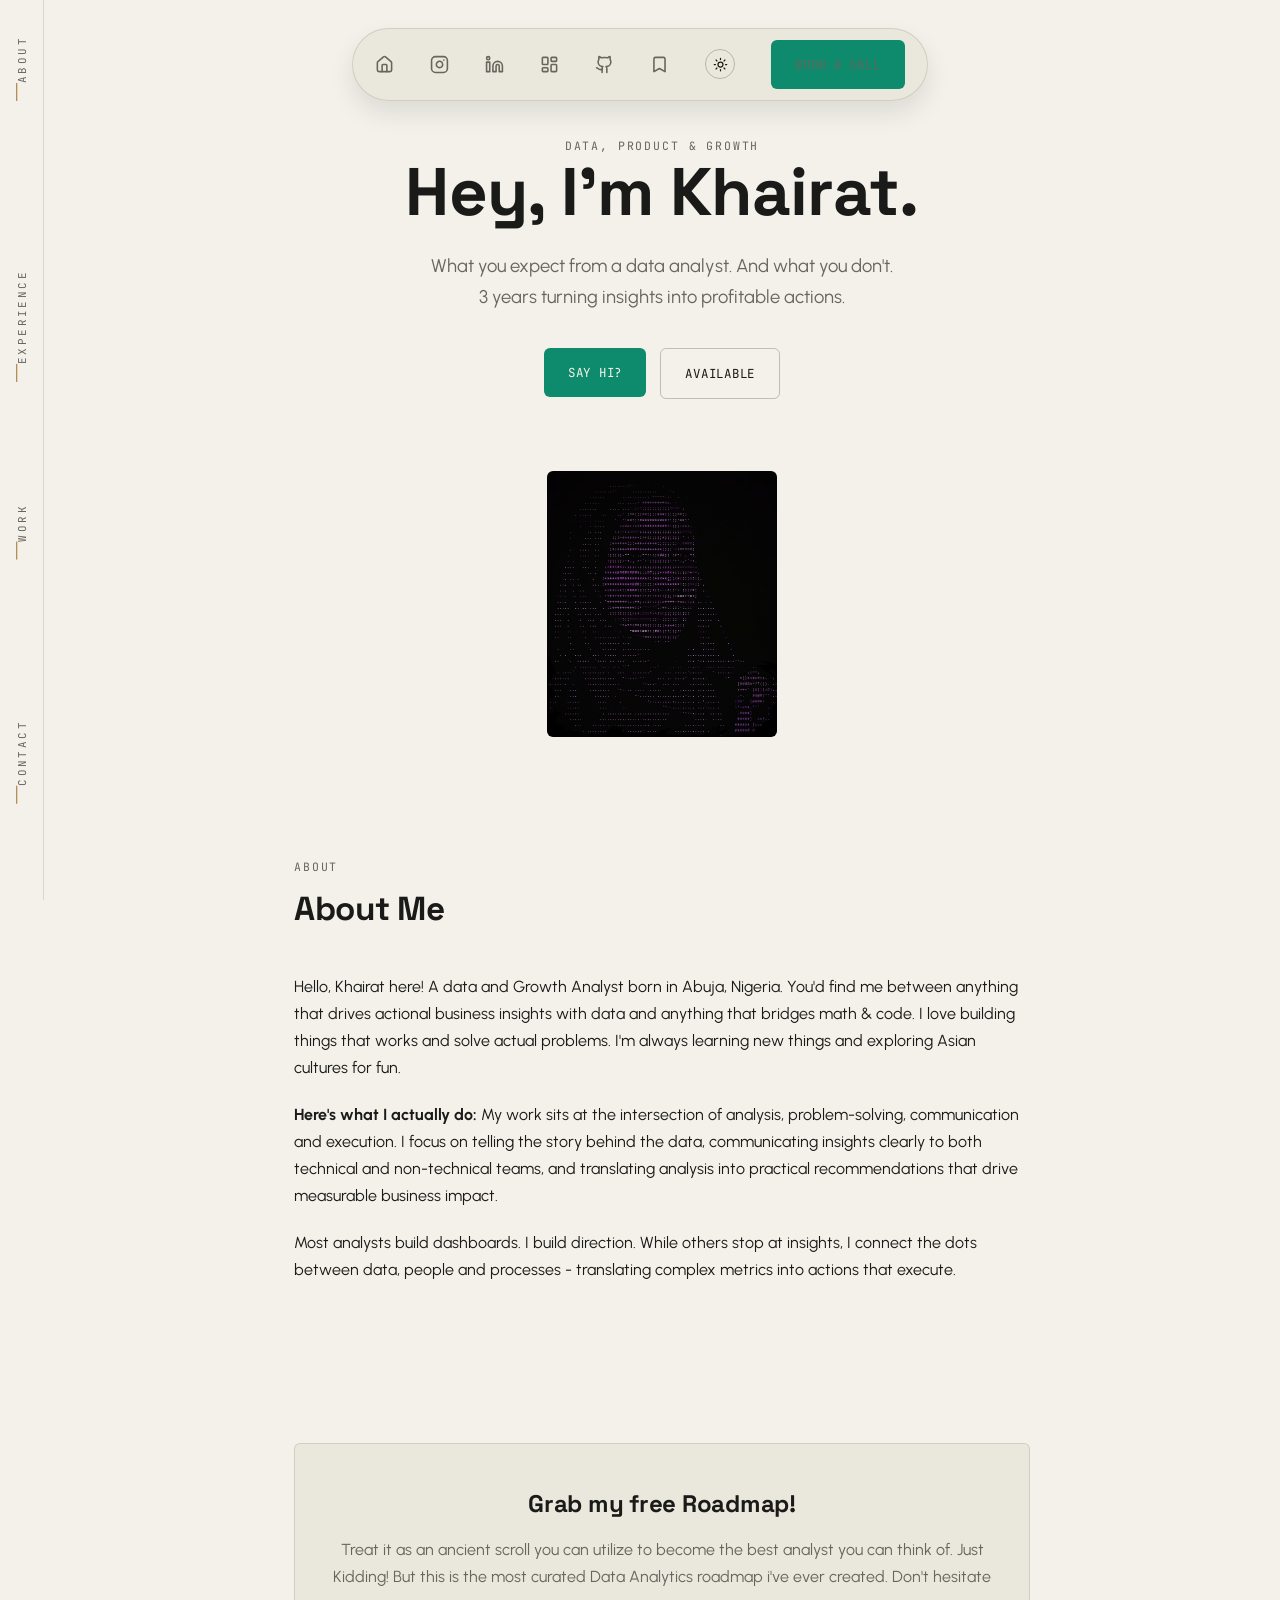
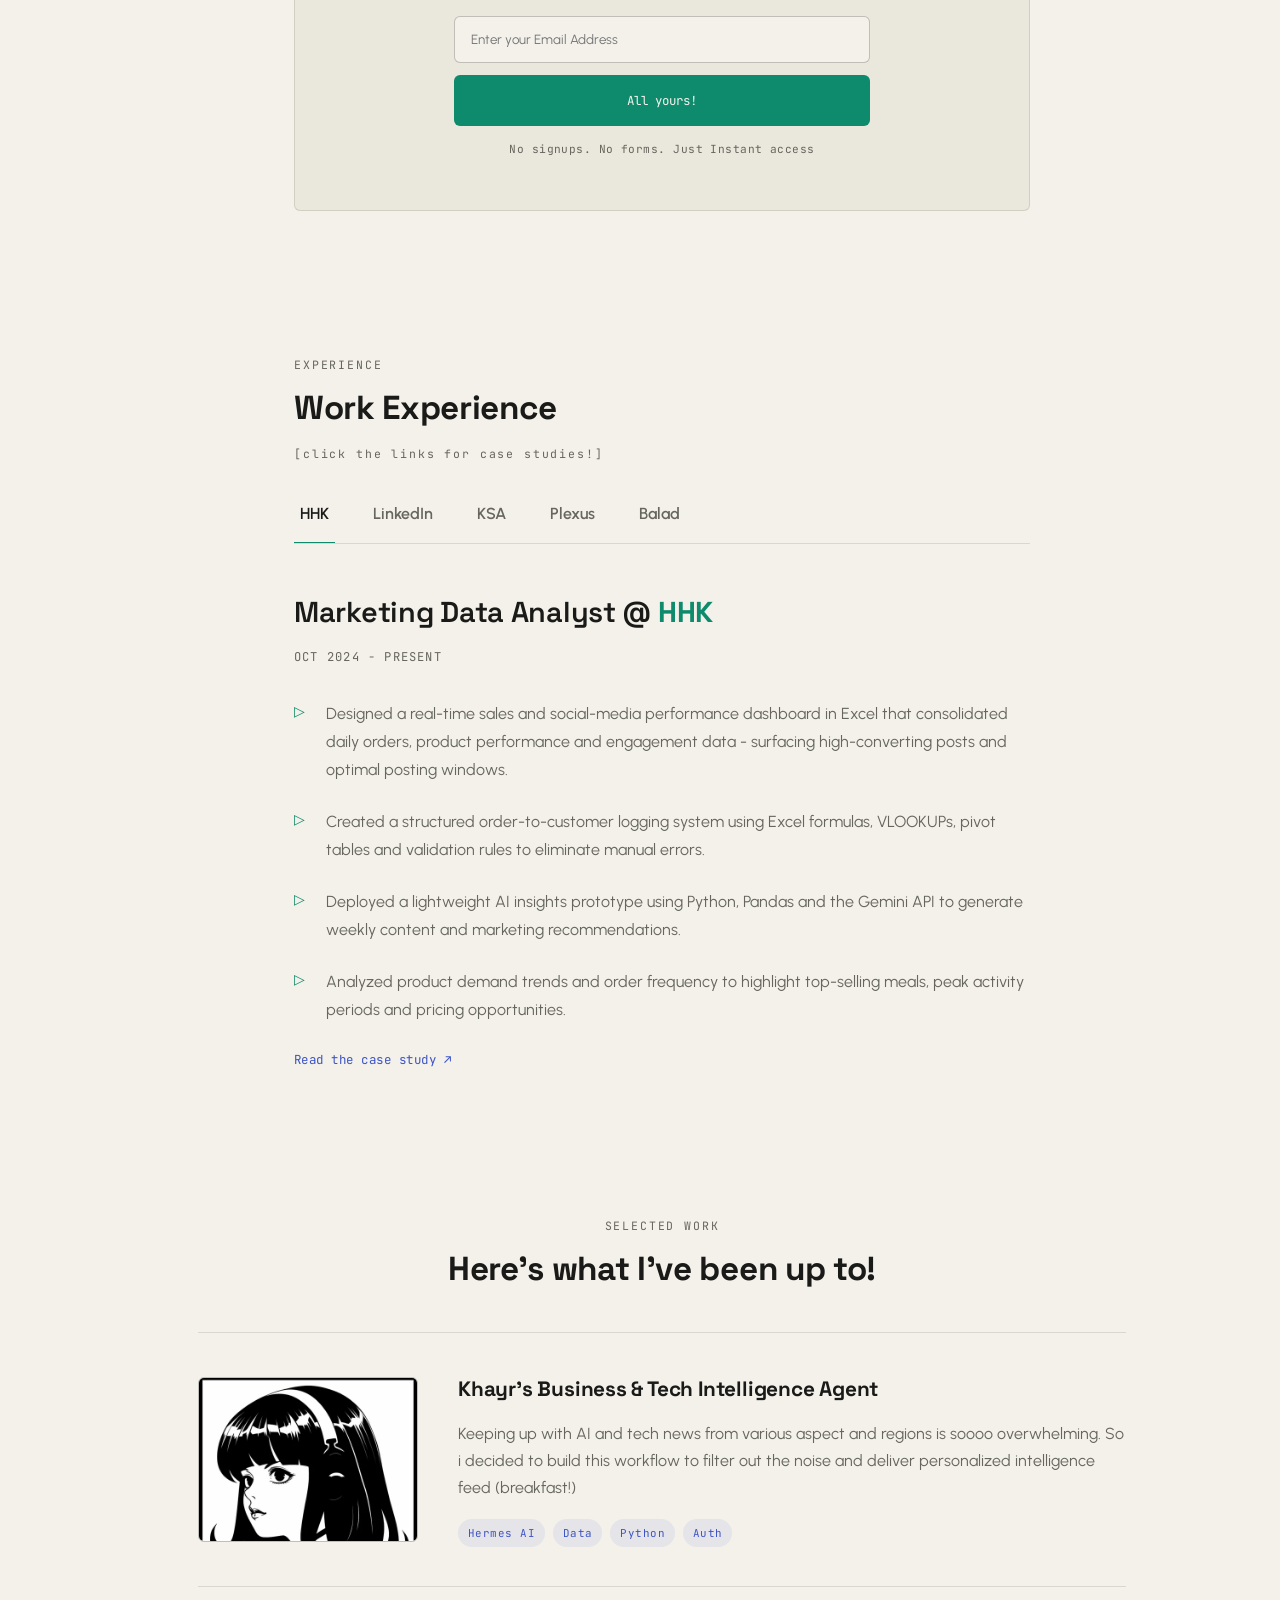
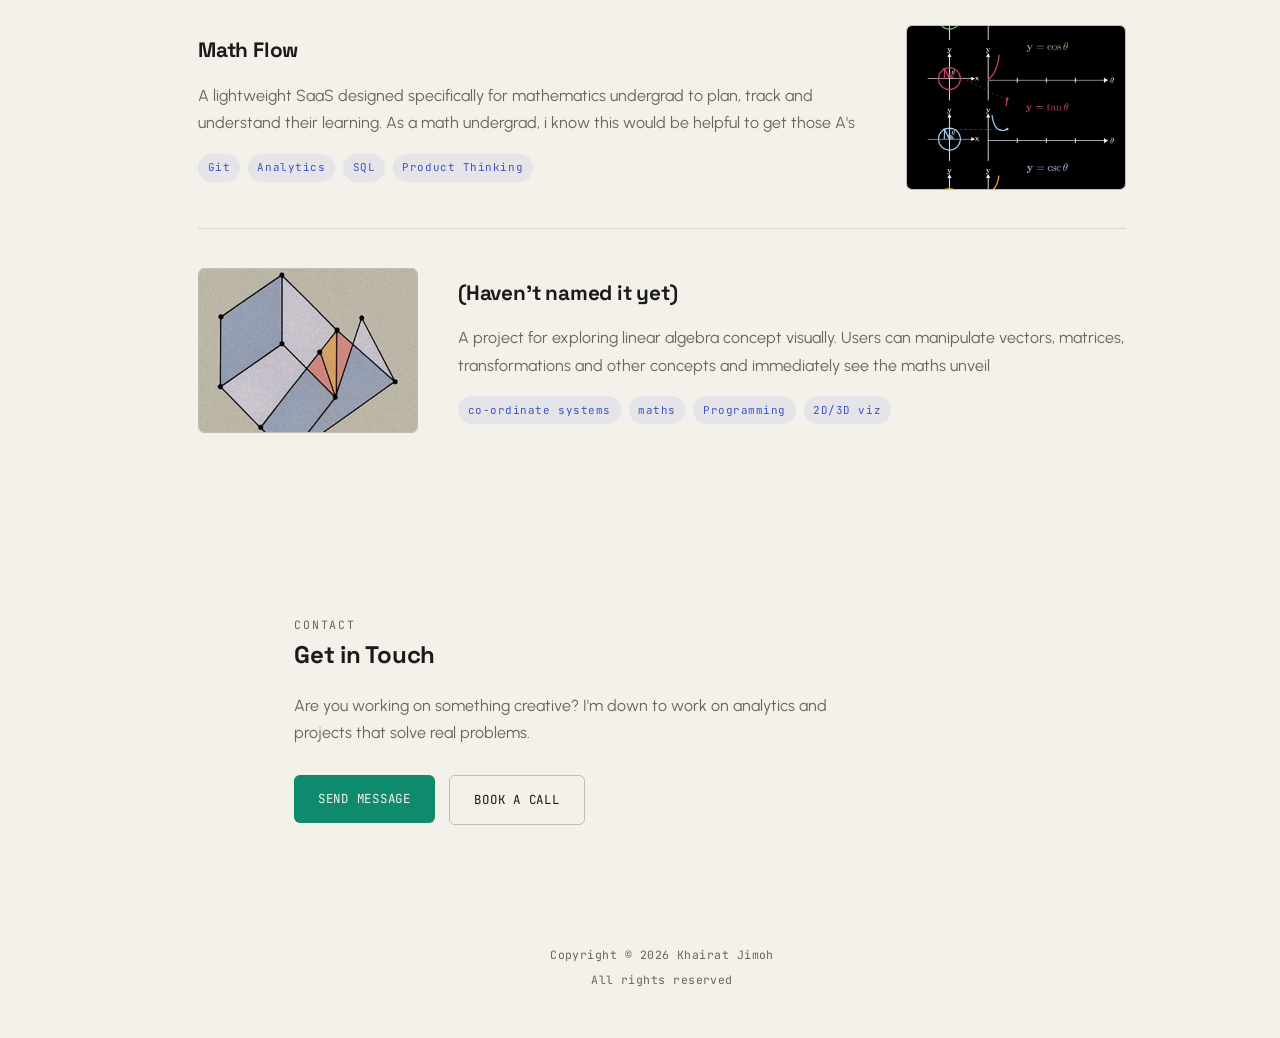
<file: index.html>
<!doctype html>
<html lang="en">
<head>
<meta charset="utf-8" />
<meta name="viewport" content="width=device-width,initial-scale=1" />
<title>Khairat — Data & Growth Analyst Portfolio</title>
<meta name="description" content="Khairat Jimoh — Data & Growth Analyst. Turning scattered business data into strategic clarity." />
<link rel="preconnect" href="https://fonts.googleapis.com">
<link rel="preconnect" href="https://fonts.gstatic.com" crossorigin>
<link rel="stylesheet" href="css/style.css">
</head>
<body>

<!-- Signature element: the spine -->
<aside class="spine" aria-hidden="true">
  <div class="spine__track">
    <span class="spine__label" data-pos="1">ABOUT</span>
    <span class="spine__label" data-pos="2">EXPERIENCE</span>
    <span class="spine__label" data-pos="3">WORK</span>
    <span class="spine__label" data-pos="4">CONTACT</span>
  </div>
</aside>

<!-- Desktop floating nav -->
<nav class="nav-desktop" aria-label="Primary">
  <a href="index.html" aria-label="Home">
    <svg xmlns="http://www.w3.org/2000/svg" width="19" height="19" viewBox="0 0 24 24" fill="none" stroke="currentColor" stroke-width="2" stroke-linecap="round" stroke-linejoin="round"><path d="M15 21v-8a1 1 0 0 0-1-1h-4a1 1 0 0 0-1 1v8"/><path d="M3 10a2 2 0 0 1 .709-1.528l7-6a2 2 0 0 1 2.582 0l7 6A2 2 0 0 1 21 10v9a2 2 0 0 1-2 2H5a2 2 0 0 1-2-2z"/></svg>
  </a>
  <a href="https://www.instagram.com/khayrr.j/" aria-label="Instagram">
    <svg xmlns="http://www.w3.org/2000/svg" width="19" height="19" viewBox="0 0 24 24" fill="none" stroke="currentColor" stroke-width="2" stroke-linecap="round" stroke-linejoin="round"><rect width="20" height="20" x="2" y="2" rx="5" ry="5"/><path d="M16 11.37A4 4 0 1 1 12.63 8 4 4 0 0 1 16 11.37z"/><line x1="17.5" x2="17.51" y1="6.5" y2="6.5"/></svg>
  </a>
  <a href="https://www.linkedin.com/in/khairat-jimoh" aria-label="LinkedIn">
    <svg xmlns="http://www.w3.org/2000/svg" width="19" height="19" viewBox="0 0 24 24" fill="none" stroke="currentColor" stroke-width="2" stroke-linecap="round" stroke-linejoin="round"><path d="M16 8a6 6 0 0 1 6 6v7h-4v-7a2 2 0 0 0-2-2 2 2 0 0 0-2 2v7h-4v-7a6 6 0 0 1 6-6z"/><rect width="4" height="12" x="2" y="9"/><circle cx="4" cy="4" r="2"/></svg>
  </a>
  <a href="#" aria-label="Dashboards">
    <svg xmlns="http://www.w3.org/2000/svg" width="19" height="19" viewBox="0 0 24 24" fill="none" stroke="currentColor" stroke-width="2" stroke-linecap="round" stroke-linejoin="round"><rect width="7" height="9" x="3" y="3" rx="1"/><rect width="7" height="5" x="14" y="3" rx="1"/><rect width="7" height="9" x="14" y="12" rx="1"/><rect width="7" height="5" x="3" y="16" rx="1"/></svg>
  </a>
  <a href="https://www.github.com/KhayrJ6" aria-label="GitHub">
    <svg xmlns="http://www.w3.org/2000/svg" width="19" height="19" viewBox="0 0 24 24" fill="none" stroke="currentColor" stroke-width="2" stroke-linecap="round" stroke-linejoin="round"><path d="M15 22v-4a4.8 4.8 0 0 0-1-3.5c3 0 6-2 6-5.5.08-1.25-.27-2.48-1-3.5.28-1.15.28-2.35 0-3.5 0 0-1 0-3 1.5-2.64-.5-5.36-.5-8 0C6 2 5 2 5 2c-.3 1.15-.3 2.35 0 3.5A5.403 5.403 0 0 0 4 9c0 3.5 3 5.5 6 5.5-.39.49-.68 1.05-.85 1.65-.17.6-.22 1.23-.15 1.85v4"/><path d="M9 18c-4.51 2-5-2-7-2"/></svg>
  </a>
  <a href="resources.html" aria-label="Resources">
    <svg xmlns="http://www.w3.org/2000/svg" width="19" height="19" viewBox="0 0 24 24" fill="none" stroke="currentColor" stroke-width="2" stroke-linecap="round" stroke-linejoin="round"><path d="m19 21-7-4-7 4V5a2 2 0 0 1 2-2h10a2 2 0 0 1 2 2v16z"/></svg>
  </a>

  <button class="theme-toggle" data-theme-toggle aria-label="Toggle light and dark mode">
    <svg class="sun" xmlns="http://www.w3.org/2000/svg" viewBox="0 0 24 24" fill="none" stroke="currentColor" stroke-width="2" stroke-linecap="round" stroke-linejoin="round"><circle cx="12" cy="12" r="4"/><path d="M12 2v2M12 20v2M4.9 4.9l1.4 1.4M17.7 17.7l1.4 1.4M2 12h2M20 12h2M4.9 19.1l1.4-1.4M17.7 6.3l1.4-1.4"/></svg>
    <svg class="moon" xmlns="http://www.w3.org/2000/svg" viewBox="0 0 24 24" fill="none" stroke="currentColor" stroke-width="2" stroke-linecap="round" stroke-linejoin="round"><path d="M21 12.79A9 9 0 1 1 11.21 3 7 7 0 0 0 21 12.79z"/></svg>
  </button>

  <a href="https://calendly.com/khairahjimoh/new-meeting" class="btn btn--solid">Book a call</a>
</nav>

<!-- Mobile nav -->
<nav class="nav-mobile" aria-label="Primary">
  <div class="nav-mobile__bar">
    <a href="index.html" aria-label="Home">
      <svg xmlns="http://www.w3.org/2000/svg" width="20" height="20" viewBox="0 0 24 24" fill="none" stroke="currentColor" stroke-width="2" stroke-linecap="round" stroke-linejoin="round"><path d="M15 21v-8a1 1 0 0 0-1-1h-4a1 1 0 0 0-1 1v8"/><path d="M3 10a2 2 0 0 1 .709-1.528l7-6a2 2 0 0 1 2.582 0l7 6A2 2 0 0 1 21 10v9a2 2 0 0 1-2 2H5a2 2 0 0 1-2-2z"/></svg>
    </a>
    <div style="display:flex; align-items:center; gap: .9rem;">
      <button class="theme-toggle" data-theme-toggle aria-label="Toggle light and dark mode">
        <svg class="sun" xmlns="http://www.w3.org/2000/svg" viewBox="0 0 24 24" fill="none" stroke="currentColor" stroke-width="2" stroke-linecap="round" stroke-linejoin="round"><circle cx="12" cy="12" r="4"/><path d="M12 2v2M12 20v2M4.9 4.9l1.4 1.4M17.7 17.7l1.4 1.4M2 12h2M20 12h2M4.9 19.1l1.4-1.4M17.7 6.3l1.4-1.4"/></svg>
        <svg class="moon" xmlns="http://www.w3.org/2000/svg" viewBox="0 0 24 24" fill="none" stroke="currentColor" stroke-width="2" stroke-linecap="round" stroke-linejoin="round"><path d="M21 12.79A9 9 0 1 1 11.21 3 7 7 0 0 0 21 12.79z"/></svg>
      </button>
      <button id="menu-btn" class="hamburger" aria-expanded="false" aria-controls="menu">
        <span></span><span></span><span></span>
      </button>
    </div>
  </div>
  <div id="menu" class="nav-mobile__panel" hidden>
    <a href="https://www.linkedin.com/in/khairat-jimoh">LinkedIn
      <svg xmlns="http://www.w3.org/2000/svg" viewBox="0 0 24 24" fill="none" stroke="currentColor" stroke-width="2" stroke-linecap="round" stroke-linejoin="round"><path d="M16 8a6 6 0 0 1 6 6v7h-4v-7a2 2 0 0 0-2-2 2 2 0 0 0-2 2v7h-4v-7a6 6 0 0 1 6-6z"/><rect width="4" height="12" x="2" y="9"/><circle cx="4" cy="4" r="2"/></svg>
    </a>
    <a href="https://www.github.com/KhayrJ6">GitHub
      <svg xmlns="http://www.w3.org/2000/svg" viewBox="0 0 24 24" fill="none" stroke="currentColor" stroke-width="2" stroke-linecap="round" stroke-linejoin="round"><path d="M15 22v-4a4.8 4.8 0 0 0-1-3.5c3 0 6-2 6-5.5.08-1.25-.27-2.48-1-3.5.28-1.15.28-2.35 0-3.5 0 0-1 0-3 1.5-2.64-.5-5.36-.5-8 0C6 2 5 2 5 2c-.3 1.15-.3 2.35 0 3.5A5.403 5.403 0 0 0 4 9c0 3.5 3 5.5 6 5.5-.39.49-.68 1.05-.85 1.65-.17.6-.22 1.23-.15 1.85v4"/><path d="M9 18c-4.51 2-5-2-7-2"/></svg>
    </a>
    <a href="#">Dashboards
      <svg xmlns="http://www.w3.org/2000/svg" viewBox="0 0 24 24" fill="none" stroke="currentColor" stroke-width="2" stroke-linecap="round" stroke-linejoin="round"><rect width="7" height="9" x="3" y="3" rx="1"/><rect width="7" height="5" x="14" y="3" rx="1"/><rect width="7" height="9" x="14" y="12" rx="1"/><rect width="7" height="5" x="3" y="16" rx="1"/></svg>
    </a>
    <a href="https://www.instagram.com/khayrr.j/">Instagram
      <svg xmlns="http://www.w3.org/2000/svg" viewBox="0 0 24 24" fill="none" stroke="currentColor" stroke-width="2" stroke-linecap="round" stroke-linejoin="round"><rect width="20" height="20" x="2" y="2" rx="5" ry="5"/><path d="M16 11.37A4 4 0 1 1 12.63 8 4 4 0 0 1 16 11.37z"/><line x1="17.5" x2="17.51" y1="6.5" y2="6.5"/></svg>
    </a>
    <a href="resources.html">Resources
      <svg xmlns="http://www.w3.org/2000/svg" viewBox="0 0 24 24" fill="none" stroke="currentColor" stroke-width="2" stroke-linecap="round" stroke-linejoin="round"><path d="m19 21-7-4-7 4V5a2 2 0 0 1 2-2h10a2 2 0 0 1 2 2v16z"/></svg>
    </a>
    <a href="https://calendly.com/khairahjimoh/new-meeting" class="btn btn--solid" style="justify-content:center;">Book a call</a>
  </div>
</nav>

<div class="shell">

  <!-- Hero (kept centered) -->
  <section class="hero">
    <div class="eyebrow">DATA, PRODUCT &amp; GROWTH</div>
    <h1>Hey, I'm Khairat.</h1>
    <p class="sub">What you expect from a data analyst. And what you don't.<br>3 years turning insights into profitable actions.</p>
    <div class="hero__actions">
      <a href="mailto:khairahjimoh@gmail.com" >
         <button class="btn btn--solid">Say hi?</button>
      </a>
      <a href="#" class="btn btn--ghost">Available</a>
    </div>

    <figure class="hero__artifact">
      <img class="imge" src="img/Khayr's portrait.jpg" alt="Khayr's portrait">
      <!-- <figcaption>...and learning</figcaption> -->
    </figure>
  </section>

  <!-- About -->
  <section class="section col reveal" id="about">
    <div class="section__head">
      <div class="eyebrow">About</div>
      <h2>About Me</h2>
    </div>
    <div class="about">
      <p>Hello, Khairat here! A data and Growth Analyst born in Abuja, Nigeria. You'd find me between anything that drives actional business insights with data and anything that bridges math & code. I love building things that works and solve actual problems. I'm always learning new things and exploring Asian cultures for fun.</p>
      <p><strong>Here's what I actually do:</strong> My work sits at the intersection of analysis, problem-solving, communication and execution. I focus on telling the story behind the data, communicating insights clearly to both technical and non-technical teams, and translating analysis into practical recommendations that drive measurable business impact.</p>
      <p>Most analysts build dashboards. I build direction. While others stop at insights, I connect the dots between data, people and processes - translating complex metrics into actions that execute.</p>
    </div>
  </section>

  <!-- Notion CTA -->
  <section class="section col reveal">
    <div class="cta-card">
      <h3>Grab my free Roadmap!</h3>
      <p>Treat it as an ancient scroll you can utilize to become the best analyst you can think of. Just Kidding! But this is the most curated Data Analytics roadmap i've ever created. Don't hesitate</p>
      <form onsubmit="return false;">
        <input aria-label="Email" type="email" placeholder="Enter your Email Address" />
        <a href="https://khairat.notion.site/Khairat-s-Data-Analytics-Roadmap-7c7e5f0d0b1e4f8b9a0b6f8c0e5b6f8c" target="_blank" class="btn btn--solid">
        <button type="submit">All yours!</button>
        </a>
      </form>
      <p class="fine">No signups. No forms. Just Instant access</p>
    </div>
  </section>

  <!-- Work experience — tabbed by company -->
  <section class="section col reveal" id="experience">
    <div class="section__head">
      <div class="eyebrow">Experience</div>
      <h2>Work Experience</h2>
      <p class="eyebrow" style="margin-top:.5rem; text-transform:none;">[click the links for case studies!]</p>
    </div>

    <div class="exp">
      <div class="exp__tabs" role="tablist" aria-label="Work experience by company">
        <button class="exp__tab" data-tab="exp-hhk" role="tab" aria-selected="true">HHK</button>
        <button class="exp__tab" data-tab="exp-advocate" role="tab" aria-selected="false">LinkedIn</button>
        <button class="exp__tab" data-tab="exp-ksa" role="tab" aria-selected="false">KSA</button>
        <button class="exp__tab" data-tab="exp-plexus" role="tab" aria-selected="false">Plexus</button>
        <button class="exp__tab" data-tab="exp-balad" role="tab" aria-selected="false">Balad</button>
      </div>

      <div id="exp-hhk" class="exp__panel is-active">
        <div class="exp__role"><h3>Marketing Data Analyst @ <span class="company">HHK</span></h3></div>
        <div class="exp__date">Oct 2024 - Present</div>
        <ul class="exp__bullets">
          <li>Designed a real-time sales and social-media performance dashboard in Excel that consolidated daily orders, product performance and engagement data - surfacing high-converting posts and optimal posting windows.</li>
          <li>Created a structured order-to-customer logging system using Excel formulas, VLOOKUPs, pivot tables and validation rules to eliminate manual errors.</li>
          <li>Deployed a lightweight AI insights prototype using Python, Pandas and the Gemini API to generate weekly content and marketing recommendations.</li>
          <li>Analyzed product demand trends and order frequency to highlight top-selling meals, peak activity periods and pricing opportunities.</li>
        </ul>
        <a href="HHK.html" class="exp__link">Read the case study ↗</a>
      </div>

      <div id="exp-advocate" class="exp__panel">
        <div class="exp__role"><h3>Data &amp; Tech Advocate @ <span class="company">LinkedIn</span></h3></div>
        <div class="exp__date">Jul 2024 — Present</div>
        <ul class="exp__bullets">
          <li>Built a 2.2k+ data &amp; tech community on LinkedIn.</li>
          <li>Backs the community up with open-source data projects on GitHub.</li>
        </ul>
        <a href="https://www.linkedin.com/in/khairat-jimoh" class="exp__link">View profile ↗</a>
      </div>

      <div id="exp-ksa" class="exp__panel">
        <div class="exp__role"><h3>Tech &amp; Data Skills Instructor @ <span class="company">KSA</span></h3></div>
        <div class="exp__date">Sep 2025 — Dec 2025</div>
        <p class="exp__note" style="margin-top:1.6rem;">Case study coming soon.</p>
        <a href="KSA.html" class="exp__link">View page ↗</a>
      </div>

      <div id="exp-plexus" class="exp__panel">
        <div class="exp__role"><h3>Data &amp; Growth Analyst @ <span class="company">Plexus</span></h3></div>
        <div class="exp__date">Apr 2024 — Aug 2024</div>
        <ul class="exp__bullets">
          <li>Defined and tracked the company's first set of essential SaaS metrics - sign-ups, activation rate, retention patterns and early revenue indicators - using SQL and structured spreadsheets.</li>
          <li>Analyzed onboarding and usage behaviour to identify where users dropped off, helping refine flows that improved the product experience.</li>
          <li>Conducted channel performance reviews across organic, referral and small paid campaigns to identify the most cost-efficient traffic and user quality.</li>
          <li>Built growth insight reports linking product usage data to potential revenue paths, helping the founders prioritize features and customer segments.</li>
        </ul>
        <a href="Plexus.html" class="exp__link">Read the case study ↗</a>
      </div>

      <div id="exp-balad" class="exp__panel">
        <div class="exp__role"><h3>Data Analyst @ <span class="company">Balad</span></h3></div>
        <div class="exp__date">Feb 2023 — Jan 2024</div>
        <ul class="exp__bullets">
          <li>Built the company's first data-tracking framework using Excel, Google Sheets and SQL to capture listings, inquiries, locations and pricing changes.</li>
          <li>Used Python and Pandas to analyse inquiry patterns, high-demand property categories and listing performance across neighbourhoods.</li>
          <li>Created an interactive dashboard tracking weekly trends in inquiries, availability and price movement.</li>
        </ul>
        <a href="Balad.html" class="exp__link">Read the case study ↗</a>
      </div>
    </div>
  </section>

  <!-- Projects -->
  <section class="section reveal" id="work">
    <div class="section__head" style="text-align:center;">
      <div class="eyebrow">Selected Work</div>
      <h2>Here's what I've been up to!</h2>
    </div>

    <div class="col" style="max-width: 58rem;">
      <article class="work__row">
        <img src="img/hermes-agent~2.jpg" alt="Portfolio Analytics SaaS interface">
        <div>
          <h3>Khayr's Business & Tech Intelligence Agent</h3>
          <p>Keeping up with AI and tech news from various aspect and regions is soooo overwhelming. So i decided to build this workflow to filter out the noise and deliver personalized intelligence feed (breakfast!)</p>
          <div class="work__tags">
            <span>Hermes AI</span><span>Data</span><span>Python</span><span>Auth</span>
          </div>
        </div>
      </article>

      <article class="work__row">
        <img src="img/Math Illustration.jpg" alt="GitHub open-source contribution graph">
        <div>
          <h3>Math Flow</h3>
          <p>A lightweight SaaS designed specifically for mathematics undergrad to plan, track and understand their learning. As a math undergrad, i know this would be helpful to get those A's</p>
          <div class="work__tags">
            <span>Git</span><span>Analytics</span><span>SQL</span><span>Product Thinking</span>
          </div>
        </div>
      </article>

      <article class="work__row">
        <img src="img/Vectors.jpg" alt="n8n workflow automation canvas">
        <div>
          <h3>(Haven't named it yet)</h3>
          <p>A project for exploring linear algebra concept visually. Users can manipulate vectors, matrices, transformations and other concepts and immediately see the maths unveil</p>
          <div class="work__tags">
            <span>co-ordinate systems</span><span>maths</span><span>Programming</span><span>2D/3D viz</span>
          </div>
        </div>
      </article>
    </div>
  </section>

  <!-- Contact -->
  <section class="section col contact reveal" id="contact">
    <div class="eyebrow">Contact</div>
    <h2>Get in Touch</h2>
    <p>Are you working on something creative? I'm down to work on analytics and projects that solve real problems.</p>
    <div class="contact__actions">
      <a href="mailto:khairahjimoh@gmail.com" >
         <button class="btn btn--solid">Send Message</button>
      </a>
      <a href="https://calendly.com/khairahjimoh/new-meeting" class="btn btn--ghost">Book a call</a>
    </div>
  </section>

  <footer class="footer">
    <div>Copyright © 2026 Khairat Jimoh</div>
    <div>All rights reserved</div>
  </footer>

</div>

<script src="js/script.js"></script>
</body>
</html>
</file>
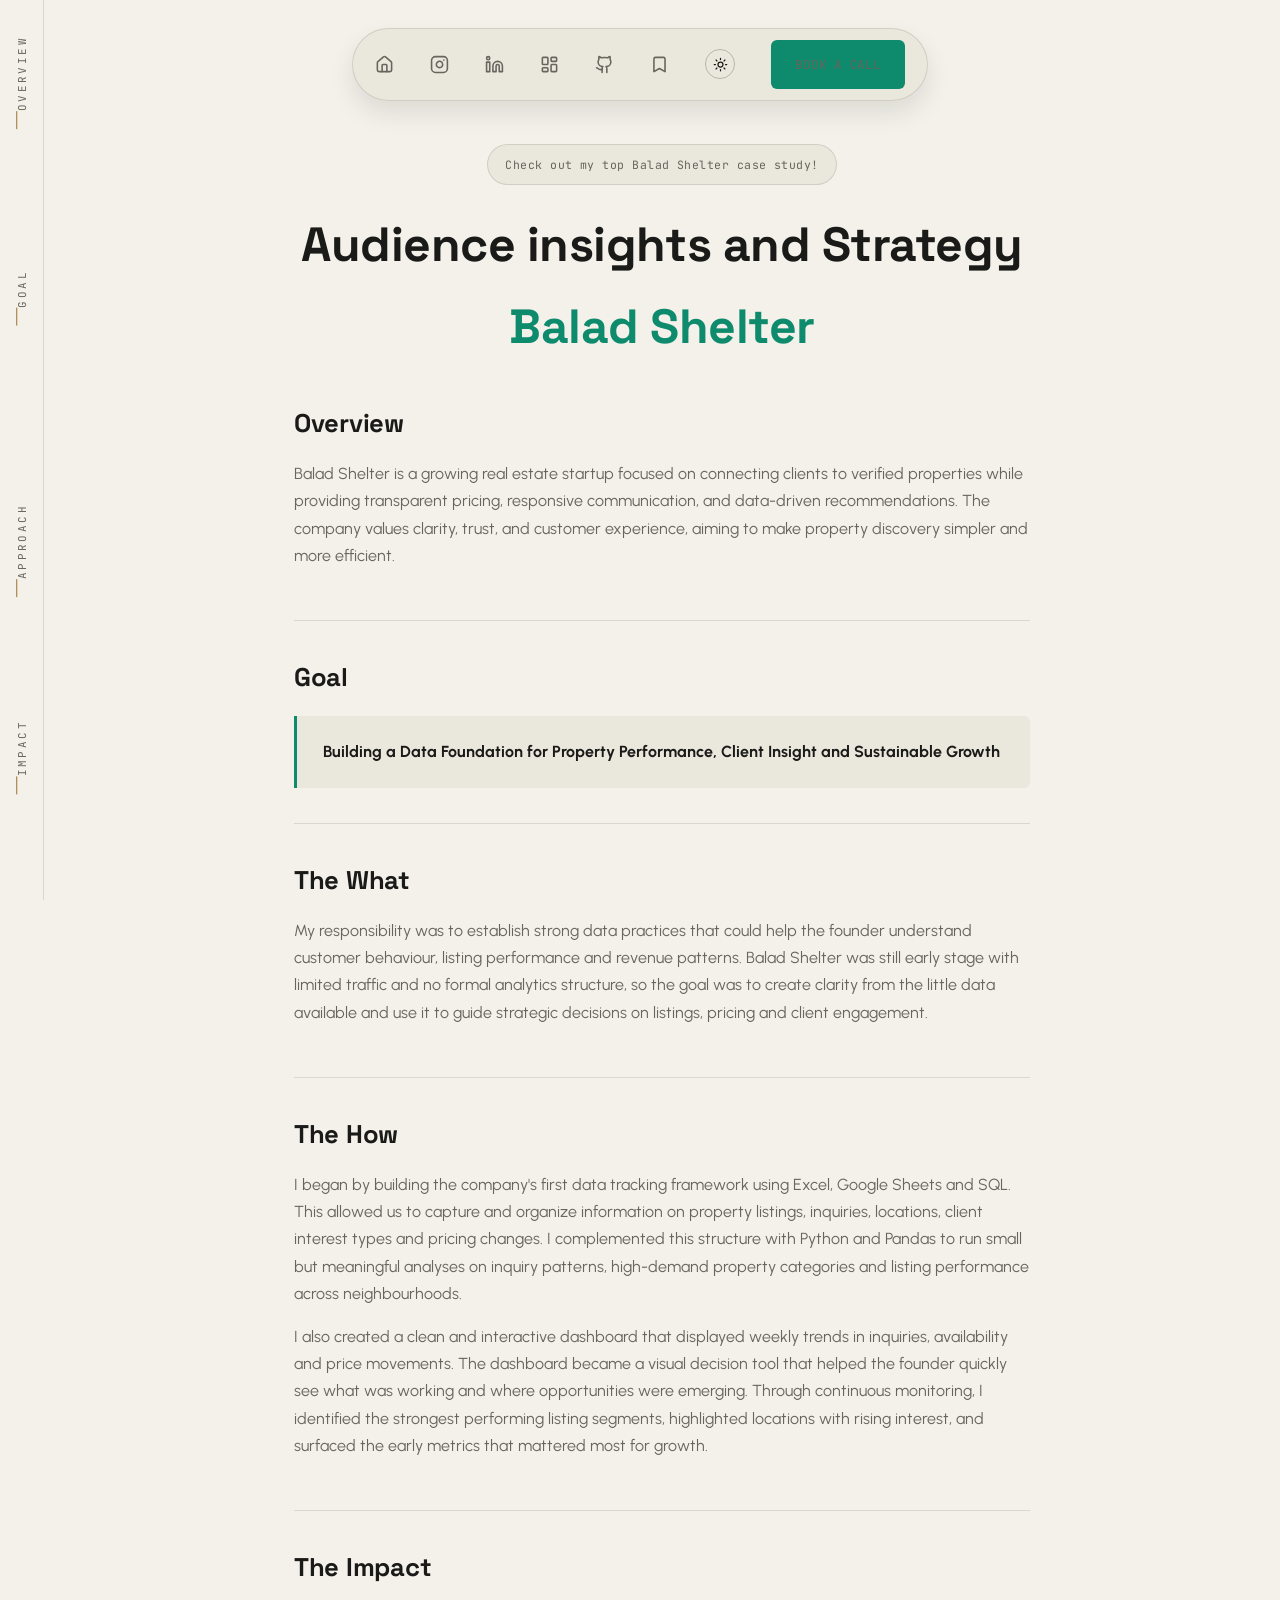
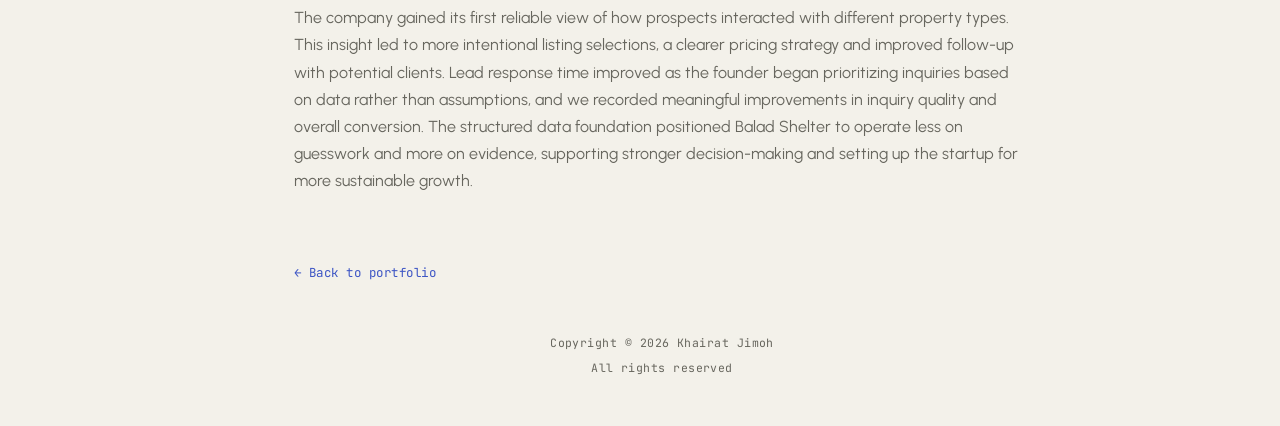
<file: Balad.html>
<!doctype html>
<html lang="en">
<head>
<meta charset="utf-8" />
<meta name="viewport" content="width=device-width,initial-scale=1" />
<title>Balad Shelter Case Study — Khairat Jimoh</title>
<meta name="description" content="Audience insights and strategy work for Balad Shelter." />
<link rel="preconnect" href="https://fonts.googleapis.com">
<link rel="preconnect" href="https://fonts.gstatic.com" crossorigin>
<link rel="stylesheet" href="css/style.css">
</head>
<body>

<aside class="spine" aria-hidden="true">
  <div class="spine__track">
    <span class="spine__label" data-pos="1">OVERVIEW</span>
    <span class="spine__label" data-pos="2">GOAL</span>
    <span class="spine__label" data-pos="3">APPROACH</span>
    <span class="spine__label" data-pos="4">IMPACT</span>
  </div>
</aside>

<nav class="nav-desktop" aria-label="Primary">
  <a href="index.html" aria-label="Home">
    <svg xmlns="http://www.w3.org/2000/svg" width="19" height="19" viewBox="0 0 24 24" fill="none" stroke="currentColor" stroke-width="2" stroke-linecap="round" stroke-linejoin="round"><path d="M15 21v-8a1 1 0 0 0-1-1h-4a1 1 0 0 0-1 1v8"/><path d="M3 10a2 2 0 0 1 .709-1.528l7-6a2 2 0 0 1 2.582 0l7 6A2 2 0 0 1 21 10v9a2 2 0 0 1-2 2H5a2 2 0 0 1-2-2z"/></svg>
  </a>
  <a href="https://www.instagram.com/khayrr.j/" aria-label="Instagram">
    <svg xmlns="http://www.w3.org/2000/svg" width="19" height="19" viewBox="0 0 24 24" fill="none" stroke="currentColor" stroke-width="2" stroke-linecap="round" stroke-linejoin="round"><rect width="20" height="20" x="2" y="2" rx="5" ry="5"/><path d="M16 11.37A4 4 0 1 1 12.63 8 4 4 0 0 1 16 11.37z"/><line x1="17.5" x2="17.51" y1="6.5" y2="6.5"/></svg>
  </a>
  <a href="https://www.linkedin.com/in/khairat-jimoh" aria-label="LinkedIn">
    <svg xmlns="http://www.w3.org/2000/svg" width="19" height="19" viewBox="0 0 24 24" fill="none" stroke="currentColor" stroke-width="2" stroke-linecap="round" stroke-linejoin="round"><path d="M16 8a6 6 0 0 1 6 6v7h-4v-7a2 2 0 0 0-2-2 2 2 0 0 0-2 2v7h-4v-7a6 6 0 0 1 6-6z"/><rect width="4" height="12" x="2" y="9"/><circle cx="4" cy="4" r="2"/></svg>
  </a>
  <a href="#" aria-label="Dashboards">
    <svg xmlns="http://www.w3.org/2000/svg" width="19" height="19" viewBox="0 0 24 24" fill="none" stroke="currentColor" stroke-width="2" stroke-linecap="round" stroke-linejoin="round"><rect width="7" height="9" x="3" y="3" rx="1"/><rect width="7" height="5" x="14" y="3" rx="1"/><rect width="7" height="9" x="14" y="12" rx="1"/><rect width="7" height="5" x="3" y="16" rx="1"/></svg>
  </a>
  <a href="https://www.github.com/KhayrJ6" aria-label="GitHub">
    <svg xmlns="http://www.w3.org/2000/svg" width="19" height="19" viewBox="0 0 24 24" fill="none" stroke="currentColor" stroke-width="2" stroke-linecap="round" stroke-linejoin="round"><path d="M15 22v-4a4.8 4.8 0 0 0-1-3.5c3 0 6-2 6-5.5.08-1.25-.27-2.48-1-3.5.28-1.15.28-2.35 0-3.5 0 0-1 0-3 1.5-2.64-.5-5.36-.5-8 0C6 2 5 2 5 2c-.3 1.15-.3 2.35 0 3.5A5.403 5.403 0 0 0 4 9c0 3.5 3 5.5 6 5.5-.39.49-.68 1.05-.85 1.65-.17.6-.22 1.23-.15 1.85v4"/><path d="M9 18c-4.51 2-5-2-7-2"/></svg>
  </a>
  <a href="resources.html" aria-label="Resources">
    <svg xmlns="http://www.w3.org/2000/svg" width="19" height="19" viewBox="0 0 24 24" fill="none" stroke="currentColor" stroke-width="2" stroke-linecap="round" stroke-linejoin="round"><path d="m19 21-7-4-7 4V5a2 2 0 0 1 2-2h10a2 2 0 0 1 2 2v16z"/></svg>
  </a>
  <button class="theme-toggle" data-theme-toggle aria-label="Toggle light and dark mode">
    <svg class="sun" xmlns="http://www.w3.org/2000/svg" viewBox="0 0 24 24" fill="none" stroke="currentColor" stroke-width="2" stroke-linecap="round" stroke-linejoin="round"><circle cx="12" cy="12" r="4"/><path d="M12 2v2M12 20v2M4.9 4.9l1.4 1.4M17.7 17.7l1.4 1.4M2 12h2M20 12h2M4.9 19.1l1.4-1.4M17.7 6.3l1.4-1.4"/></svg>
    <svg class="moon" xmlns="http://www.w3.org/2000/svg" viewBox="0 0 24 24" fill="none" stroke="currentColor" stroke-width="2" stroke-linecap="round" stroke-linejoin="round"><path d="M21 12.79A9 9 0 1 1 11.21 3 7 7 0 0 0 21 12.79z"/></svg>
  </button>
  <a href="https://calendly.com/khairahjimoh/new-meeting" class="btn btn--solid">Book a call</a>
</nav>

<nav class="nav-mobile" aria-label="Primary">
  <div class="nav-mobile__bar">
    <a href="index.html" aria-label="Home">
      <svg xmlns="http://www.w3.org/2000/svg" width="20" height="20" viewBox="0 0 24 24" fill="none" stroke="currentColor" stroke-width="2" stroke-linecap="round" stroke-linejoin="round"><path d="M15 21v-8a1 1 0 0 0-1-1h-4a1 1 0 0 0-1 1v8"/><path d="M3 10a2 2 0 0 1 .709-1.528l7-6a2 2 0 0 1 2.582 0l7 6A2 2 0 0 1 21 10v9a2 2 0 0 1-2 2H5a2 2 0 0 1-2-2z"/></svg>
    </a>
    <div style="display:flex; align-items:center; gap: .9rem;">
      <button class="theme-toggle" data-theme-toggle aria-label="Toggle light and dark mode">
        <svg class="sun" xmlns="http://www.w3.org/2000/svg" viewBox="0 0 24 24" fill="none" stroke="currentColor" stroke-width="2" stroke-linecap="round" stroke-linejoin="round"><circle cx="12" cy="12" r="4"/><path d="M12 2v2M12 20v2M4.9 4.9l1.4 1.4M17.7 17.7l1.4 1.4M2 12h2M20 12h2M4.9 19.1l1.4-1.4M17.7 6.3l1.4-1.4"/></svg>
        <svg class="moon" xmlns="http://www.w3.org/2000/svg" viewBox="0 0 24 24" fill="none" stroke="currentColor" stroke-width="2" stroke-linecap="round" stroke-linejoin="round"><path d="M21 12.79A9 9 0 1 1 11.21 3 7 7 0 0 0 21 12.79z"/></svg>
      </button>
      <button id="menu-btn" class="hamburger" aria-expanded="false" aria-controls="menu">
        <span></span><span></span><span></span>
      </button>
    </div>
  </div>
  <div id="menu" class="nav-mobile__panel" hidden>
    <a href="https://www.linkedin.com/in/khairat-jimoh">LinkedIn
      <svg xmlns="http://www.w3.org/2000/svg" viewBox="0 0 24 24" fill="none" stroke="currentColor" stroke-width="2" stroke-linecap="round" stroke-linejoin="round"><path d="M16 8a6 6 0 0 1 6 6v7h-4v-7a2 2 0 0 0-2-2 2 2 0 0 0-2 2v7h-4v-7a6 6 0 0 1 6-6z"/><rect width="4" height="12" x="2" y="9"/><circle cx="4" cy="4" r="2"/></svg>
    </a>
    <a href="https://www.github.com/KhayrJ6">GitHub
      <svg xmlns="http://www.w3.org/2000/svg" viewBox="0 0 24 24" fill="none" stroke="currentColor" stroke-width="2" stroke-linecap="round" stroke-linejoin="round"><path d="M15 22v-4a4.8 4.8 0 0 0-1-3.5c3 0 6-2 6-5.5.08-1.25-.27-2.48-1-3.5.28-1.15.28-2.35 0-3.5 0 0-1 0-3 1.5-2.64-.5-5.36-.5-8 0C6 2 5 2 5 2c-.3 1.15-.3 2.35 0 3.5A5.403 5.403 0 0 0 4 9c0 3.5 3 5.5 6 5.5-.39.49-.68 1.05-.85 1.65-.17.6-.22 1.23-.15 1.85v4"/><path d="M9 18c-4.51 2-5-2-7-2"/></svg>
    </a>
    <a href="#">Dashboards
      <svg xmlns="http://www.w3.org/2000/svg" viewBox="0 0 24 24" fill="none" stroke="currentColor" stroke-width="2" stroke-linecap="round" stroke-linejoin="round"><rect width="7" height="9" x="3" y="3" rx="1"/><rect width="7" height="5" x="14" y="3" rx="1"/><rect width="7" height="9" x="14" y="12" rx="1"/><rect width="7" height="5" x="3" y="16" rx="1"/></svg>
    </a>
    <a href="https://www.instagram.com/khayrr.j/">Instagram
      <svg xmlns="http://www.w3.org/2000/svg" viewBox="0 0 24 24" fill="none" stroke="currentColor" stroke-width="2" stroke-linecap="round" stroke-linejoin="round"><rect width="20" height="20" x="2" y="2" rx="5" ry="5"/><path d="M16 11.37A4 4 0 1 1 12.63 8 4 4 0 0 1 16 11.37z"/><line x1="17.5" x2="17.51" y1="6.5" y2="6.5"/></svg>
    </a>
    <a href="resources.html">Resources
      <svg xmlns="http://www.w3.org/2000/svg" viewBox="0 0 24 24" fill="none" stroke="currentColor" stroke-width="2" stroke-linecap="round" stroke-linejoin="round"><path d="m19 21-7-4-7 4V5a2 2 0 0 1 2-2h10a2 2 0 0 1 2 2v16z"/></svg>
    </a>
    <a href="https://calendly.com/khairahjimoh/new-meeting" class="btn btn--solid" style="justify-content:center;">Book a call</a>
  </div>
</nav>

<div class="shell">
  <section class="case-hero reveal">
    <div class="case-banner">Check out my top Balad Shelter case study!</div>
    <h1>Audience insights and Strategy<br><span class="company">Balad Shelter</span></h1>
  </section>

  <div class="col">
    <section class="case__section">
      <h2>Overview</h2>
      <p>Balad Shelter is a growing real estate startup focused on connecting clients to verified properties while providing transparent pricing, responsive communication, and data-driven recommendations. The company values clarity, trust, and customer experience, aiming to make property discovery simpler and more efficient.</p>
    </section>

    <section class="case__section">
      <h2>Goal</h2>
      <div class="case__goal"><strong>Building a Data Foundation for Property Performance, Client Insight and Sustainable Growth</strong></div>
    </section>

    <section class="case__section">
      <h2>The What</h2>
      <p>My responsibility was to establish strong data practices that could help the founder understand customer behaviour, listing performance and revenue patterns. Balad Shelter was still early stage with limited traffic and no formal analytics structure, so the goal was to create clarity from the little data available and use it to guide strategic decisions on listings, pricing and client engagement.</p>
    </section>

    <section class="case__section">
      <h2>The How</h2>
      <p>I began by building the company's first data tracking framework using Excel, Google Sheets and SQL. This allowed us to capture and organize information on property listings, inquiries, locations, client interest types and pricing changes. I complemented this structure with Python and Pandas to run small but meaningful analyses on inquiry patterns, high-demand property categories and listing performance across neighbourhoods.</p>
      <p>I also created a clean and interactive dashboard that displayed weekly trends in inquiries, availability and price movements. The dashboard became a visual decision tool that helped the founder quickly see what was working and where opportunities were emerging. Through continuous monitoring, I identified the strongest performing listing segments, highlighted locations with rising interest, and surfaced the early metrics that mattered most for growth.</p>
    </section>

    <section class="case__section">
      <h2>The Impact</h2>
      <p>The company gained its first reliable view of how prospects interacted with different property types. This insight led to more intentional listing selections, a clearer pricing strategy and improved follow-up with potential clients. Lead response time improved as the founder began prioritizing inquiries based on data rather than assumptions, and we recorded meaningful improvements in inquiry quality and overall conversion. The structured data foundation positioned Balad Shelter to operate less on guesswork and more on evidence, supporting stronger decision-making and setting up the startup for more sustainable growth.</p>
    </section>

    <a href="index.html" class="exp__link" style="margin-top:1rem; display:inline-block;">← Back to portfolio</a>
  </div>

  <footer class="footer">
    <div>Copyright © 2026 Khairat Jimoh</div>
    <div>All rights reserved</div>
  </footer>
</div>

<script src="js/script.js"></script>
</body>
</html>
</file>
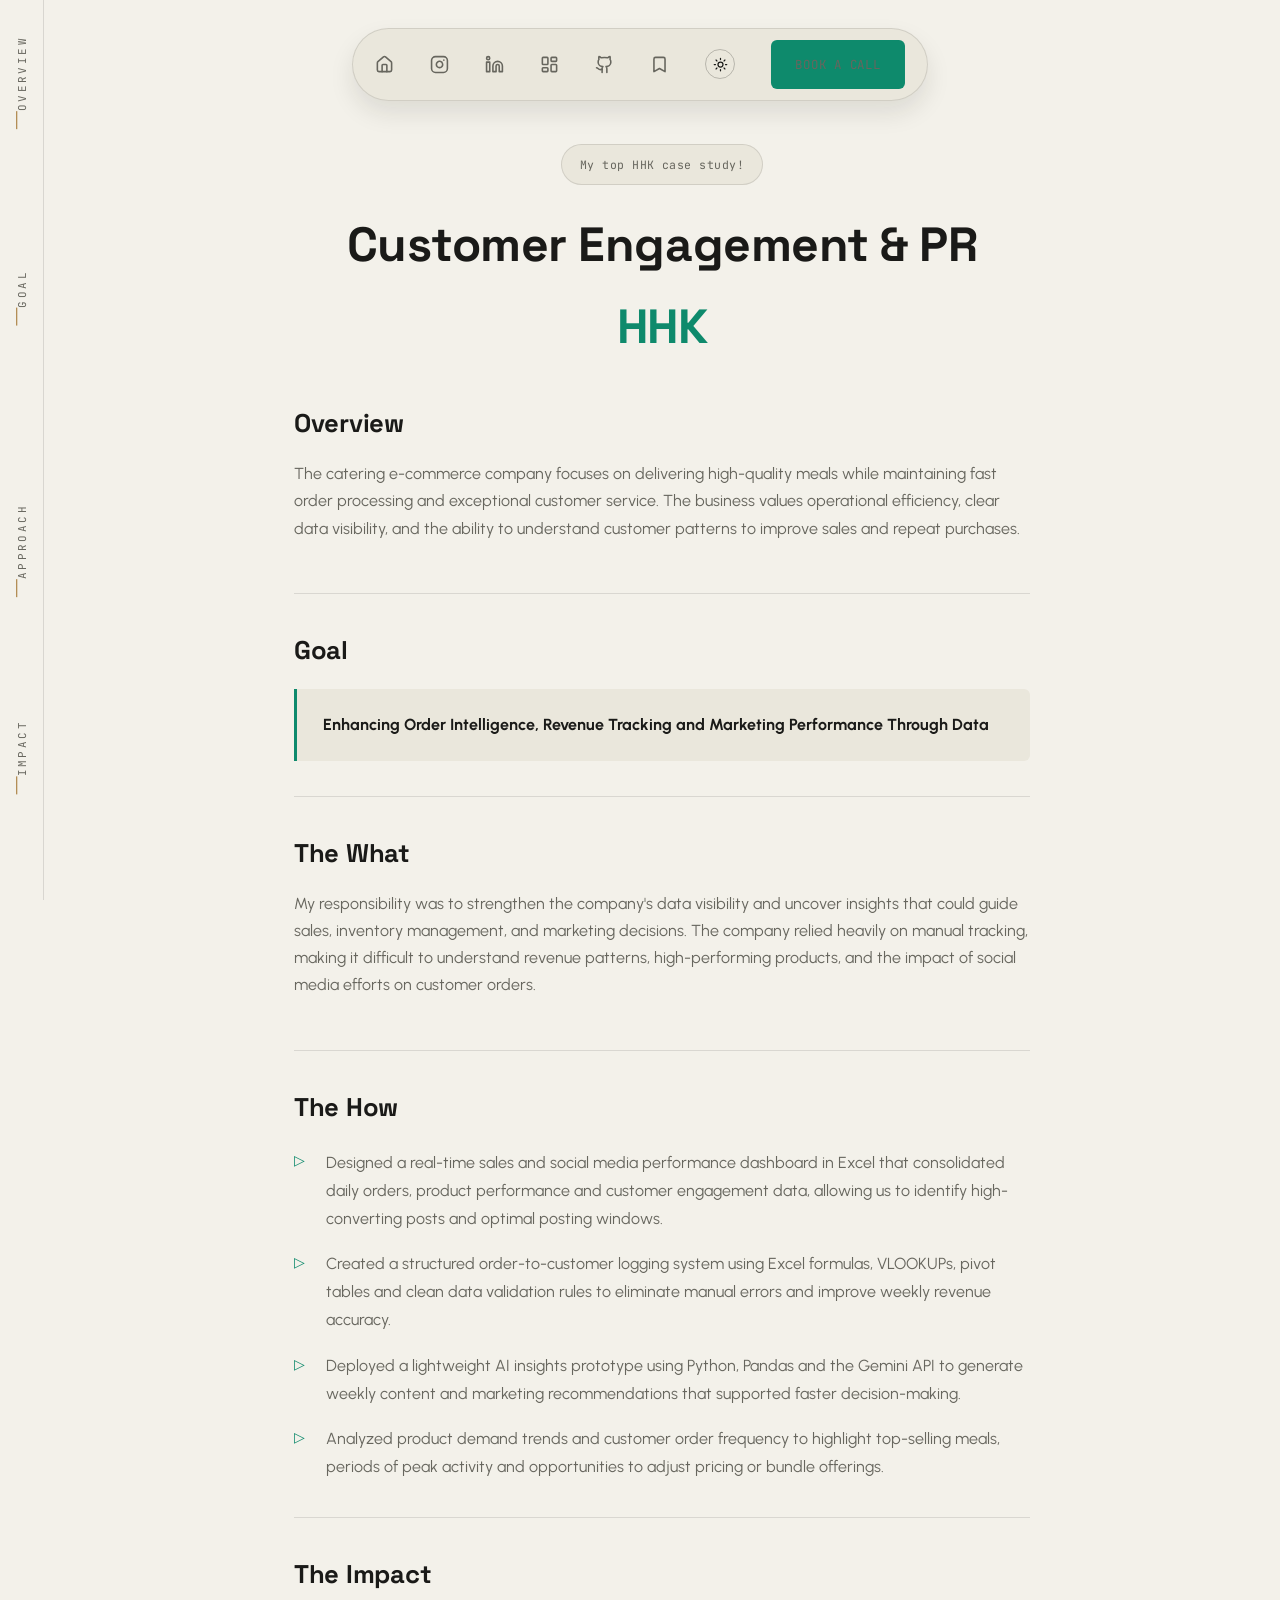
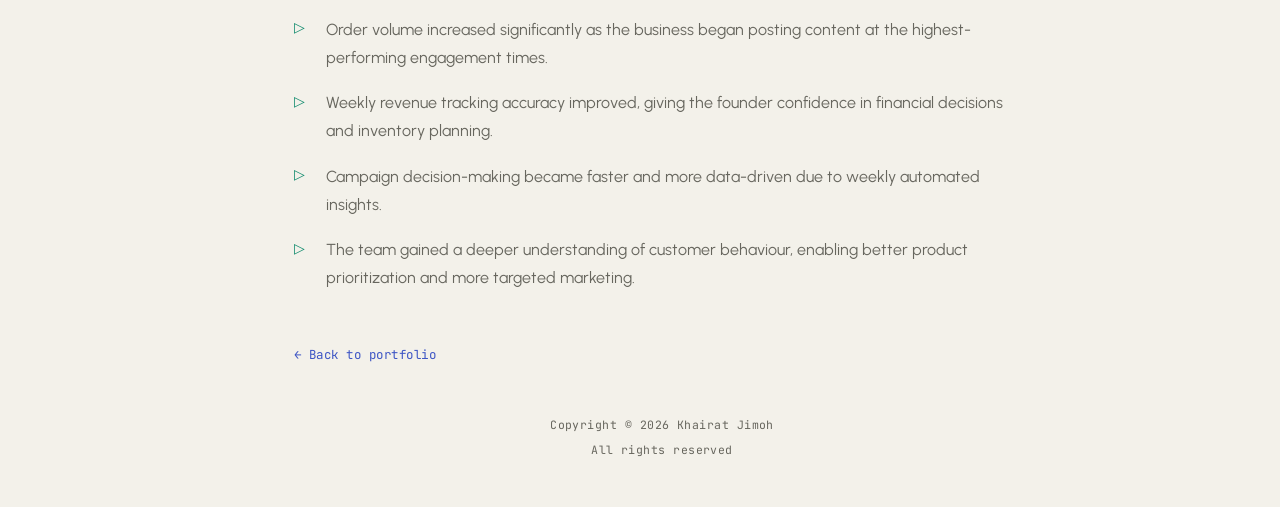
<file: HHK.html>
<!doctype html>
<html lang="en">
<head>
<meta charset="utf-8" />
<meta name="viewport" content="width=device-width,initial-scale=1" />
<title>HHK Case Study — Khairat Jimoh</title>
<meta name="description" content="Customer engagement and PR work for HHK." />
<link rel="preconnect" href="https://fonts.googleapis.com">
<link rel="preconnect" href="https://fonts.gstatic.com" crossorigin>
<link rel="stylesheet" href="css/style.css">
</head>
<body>

<aside class="spine" aria-hidden="true">
  <div class="spine__track">
    <span class="spine__label" data-pos="1">OVERVIEW</span>
    <span class="spine__label" data-pos="2">GOAL</span>
    <span class="spine__label" data-pos="3">APPROACH</span>
    <span class="spine__label" data-pos="4">IMPACT</span>
  </div>
</aside>

<nav class="nav-desktop" aria-label="Primary">
  <a href="index.html" aria-label="Home">
    <svg xmlns="http://www.w3.org/2000/svg" width="19" height="19" viewBox="0 0 24 24" fill="none" stroke="currentColor" stroke-width="2" stroke-linecap="round" stroke-linejoin="round"><path d="M15 21v-8a1 1 0 0 0-1-1h-4a1 1 0 0 0-1 1v8"/><path d="M3 10a2 2 0 0 1 .709-1.528l7-6a2 2 0 0 1 2.582 0l7 6A2 2 0 0 1 21 10v9a2 2 0 0 1-2 2H5a2 2 0 0 1-2-2z"/></svg>
  </a>
  <a href="https://www.instagram.com/khayrr.j/" aria-label="Instagram">
    <svg xmlns="http://www.w3.org/2000/svg" width="19" height="19" viewBox="0 0 24 24" fill="none" stroke="currentColor" stroke-width="2" stroke-linecap="round" stroke-linejoin="round"><rect width="20" height="20" x="2" y="2" rx="5" ry="5"/><path d="M16 11.37A4 4 0 1 1 12.63 8 4 4 0 0 1 16 11.37z"/><line x1="17.5" x2="17.51" y1="6.5" y2="6.5"/></svg>
  </a>
  <a href="https://www.linkedin.com/in/khairat-jimoh" aria-label="LinkedIn">
    <svg xmlns="http://www.w3.org/2000/svg" width="19" height="19" viewBox="0 0 24 24" fill="none" stroke="currentColor" stroke-width="2" stroke-linecap="round" stroke-linejoin="round"><path d="M16 8a6 6 0 0 1 6 6v7h-4v-7a2 2 0 0 0-2-2 2 2 0 0 0-2 2v7h-4v-7a6 6 0 0 1 6-6z"/><rect width="4" height="12" x="2" y="9"/><circle cx="4" cy="4" r="2"/></svg>
  </a>
  <a href="#" aria-label="Dashboards">
    <svg xmlns="http://www.w3.org/2000/svg" width="19" height="19" viewBox="0 0 24 24" fill="none" stroke="currentColor" stroke-width="2" stroke-linecap="round" stroke-linejoin="round"><rect width="7" height="9" x="3" y="3" rx="1"/><rect width="7" height="5" x="14" y="3" rx="1"/><rect width="7" height="9" x="14" y="12" rx="1"/><rect width="7" height="5" x="3" y="16" rx="1"/></svg>
  </a>
  <a href="https://www.github.com/KhayrJ6" aria-label="GitHub">
    <svg xmlns="http://www.w3.org/2000/svg" width="19" height="19" viewBox="0 0 24 24" fill="none" stroke="currentColor" stroke-width="2" stroke-linecap="round" stroke-linejoin="round"><path d="M15 22v-4a4.8 4.8 0 0 0-1-3.5c3 0 6-2 6-5.5.08-1.25-.27-2.48-1-3.5.28-1.15.28-2.35 0-3.5 0 0-1 0-3 1.5-2.64-.5-5.36-.5-8 0C6 2 5 2 5 2c-.3 1.15-.3 2.35 0 3.5A5.403 5.403 0 0 0 4 9c0 3.5 3 5.5 6 5.5-.39.49-.68 1.05-.85 1.65-.17.6-.22 1.23-.15 1.85v4"/><path d="M9 18c-4.51 2-5-2-7-2"/></svg>
  </a>
  <a href="resources.html" aria-label="Resources">
    <svg xmlns="http://www.w3.org/2000/svg" width="19" height="19" viewBox="0 0 24 24" fill="none" stroke="currentColor" stroke-width="2" stroke-linecap="round" stroke-linejoin="round"><path d="m19 21-7-4-7 4V5a2 2 0 0 1 2-2h10a2 2 0 0 1 2 2v16z"/></svg>
  </a>
  <button class="theme-toggle" data-theme-toggle aria-label="Toggle light and dark mode">
    <svg class="sun" xmlns="http://www.w3.org/2000/svg" viewBox="0 0 24 24" fill="none" stroke="currentColor" stroke-width="2" stroke-linecap="round" stroke-linejoin="round"><circle cx="12" cy="12" r="4"/><path d="M12 2v2M12 20v2M4.9 4.9l1.4 1.4M17.7 17.7l1.4 1.4M2 12h2M20 12h2M4.9 19.1l1.4-1.4M17.7 6.3l1.4-1.4"/></svg>
    <svg class="moon" xmlns="http://www.w3.org/2000/svg" viewBox="0 0 24 24" fill="none" stroke="currentColor" stroke-width="2" stroke-linecap="round" stroke-linejoin="round"><path d="M21 12.79A9 9 0 1 1 11.21 3 7 7 0 0 0 21 12.79z"/></svg>
  </button>
  <a href="https://calendly.com/khairahjimoh/new-meeting" class="btn btn--solid">Book a call</a>
</nav>

<nav class="nav-mobile" aria-label="Primary">
  <div class="nav-mobile__bar">
    <a href="index.html" aria-label="Home">
      <svg xmlns="http://www.w3.org/2000/svg" width="20" height="20" viewBox="0 0 24 24" fill="none" stroke="currentColor" stroke-width="2" stroke-linecap="round" stroke-linejoin="round"><path d="M15 21v-8a1 1 0 0 0-1-1h-4a1 1 0 0 0-1 1v8"/><path d="M3 10a2 2 0 0 1 .709-1.528l7-6a2 2 0 0 1 2.582 0l7 6A2 2 0 0 1 21 10v9a2 2 0 0 1-2 2H5a2 2 0 0 1-2-2z"/></svg>
    </a>
    <div style="display:flex; align-items:center; gap: .9rem;">
      <button class="theme-toggle" data-theme-toggle aria-label="Toggle light and dark mode">
        <svg class="sun" xmlns="http://www.w3.org/2000/svg" viewBox="0 0 24 24" fill="none" stroke="currentColor" stroke-width="2" stroke-linecap="round" stroke-linejoin="round"><circle cx="12" cy="12" r="4"/><path d="M12 2v2M12 20v2M4.9 4.9l1.4 1.4M17.7 17.7l1.4 1.4M2 12h2M20 12h2M4.9 19.1l1.4-1.4M17.7 6.3l1.4-1.4"/></svg>
        <svg class="moon" xmlns="http://www.w3.org/2000/svg" viewBox="0 0 24 24" fill="none" stroke="currentColor" stroke-width="2" stroke-linecap="round" stroke-linejoin="round"><path d="M21 12.79A9 9 0 1 1 11.21 3 7 7 0 0 0 21 12.79z"/></svg>
      </button>
      <button id="menu-btn" class="hamburger" aria-expanded="false" aria-controls="menu">
        <span></span><span></span><span></span>
      </button>
    </div>
  </div>
  <div id="menu" class="nav-mobile__panel" hidden>
    <a href="https://www.linkedin.com/in/khairat-jimoh">LinkedIn
      <svg xmlns="http://www.w3.org/2000/svg" viewBox="0 0 24 24" fill="none" stroke="currentColor" stroke-width="2" stroke-linecap="round" stroke-linejoin="round"><path d="M16 8a6 6 0 0 1 6 6v7h-4v-7a2 2 0 0 0-2-2 2 2 0 0 0-2 2v7h-4v-7a6 6 0 0 1 6-6z"/><rect width="4" height="12" x="2" y="9"/><circle cx="4" cy="4" r="2"/></svg>
    </a>
    <a href="https://www.github.com/KhayrJ6">GitHub
      <svg xmlns="http://www.w3.org/2000/svg" viewBox="0 0 24 24" fill="none" stroke="currentColor" stroke-width="2" stroke-linecap="round" stroke-linejoin="round"><path d="M15 22v-4a4.8 4.8 0 0 0-1-3.5c3 0 6-2 6-5.5.08-1.25-.27-2.48-1-3.5.28-1.15.28-2.35 0-3.5 0 0-1 0-3 1.5-2.64-.5-5.36-.5-8 0C6 2 5 2 5 2c-.3 1.15-.3 2.35 0 3.5A5.403 5.403 0 0 0 4 9c0 3.5 3 5.5 6 5.5-.39.49-.68 1.05-.85 1.65-.17.6-.22 1.23-.15 1.85v4"/><path d="M9 18c-4.51 2-5-2-7-2"/></svg>
    </a>
    <a href="#">Dashboards
      <svg xmlns="http://www.w3.org/2000/svg" viewBox="0 0 24 24" fill="none" stroke="currentColor" stroke-width="2" stroke-linecap="round" stroke-linejoin="round"><rect width="7" height="9" x="3" y="3" rx="1"/><rect width="7" height="5" x="14" y="3" rx="1"/><rect width="7" height="9" x="14" y="12" rx="1"/><rect width="7" height="5" x="3" y="16" rx="1"/></svg>
    </a>
    <a href="https://www.instagram.com/khayrr.j/">Instagram
      <svg xmlns="http://www.w3.org/2000/svg" viewBox="0 0 24 24" fill="none" stroke="currentColor" stroke-width="2" stroke-linecap="round" stroke-linejoin="round"><rect width="20" height="20" x="2" y="2" rx="5" ry="5"/><path d="M16 11.37A4 4 0 1 1 12.63 8 4 4 0 0 1 16 11.37z"/><line x1="17.5" x2="17.51" y1="6.5" y2="6.5"/></svg>
    </a>
    <a href="resources.html">Resources
      <svg xmlns="http://www.w3.org/2000/svg" viewBox="0 0 24 24" fill="none" stroke="currentColor" stroke-width="2" stroke-linecap="round" stroke-linejoin="round"><path d="m19 21-7-4-7 4V5a2 2 0 0 1 2-2h10a2 2 0 0 1 2 2v16z"/></svg>
    </a>
    <a href="https://calendly.com/khairahjimoh/new-meeting" class="btn btn--solid" style="justify-content:center;">Book a call</a>
  </div>
</nav>

<div class="shell">
  <section class="case-hero reveal">
    <div class="case-banner">My top HHK case study!</div>
    <h1>Customer Engagement &amp; PR<br><span class="company">HHK</span></h1>
  </section>

  <div class="col">
    <section class="case__section">
      <h2>Overview</h2>
      <p>The catering e-commerce company focuses on delivering high-quality meals while maintaining fast order processing and exceptional customer service. The business values operational efficiency, clear data visibility, and the ability to understand customer patterns to improve sales and repeat purchases.</p>
    </section>

    <section class="case__section">
      <h2>Goal</h2>
      <div class="case__goal"><strong>Enhancing Order Intelligence, Revenue Tracking and Marketing Performance Through Data</strong></div>
    </section>

    <section class="case__section">
      <h2>The What</h2>
      <p>My responsibility was to strengthen the company's data visibility and uncover insights that could guide sales, inventory management, and marketing decisions. The company relied heavily on manual tracking, making it difficult to understand revenue patterns, high-performing products, and the impact of social media efforts on customer orders.</p>
    </section>

    <section class="case__section">
      <h2>The How</h2>
      <ol class="case__list">
        <li>Designed a real-time sales and social media performance dashboard in Excel that consolidated daily orders, product performance and customer engagement data, allowing us to identify high-converting posts and optimal posting windows.</li>
        <li>Created a structured order-to-customer logging system using Excel formulas, VLOOKUPs, pivot tables and clean data validation rules to eliminate manual errors and improve weekly revenue accuracy.</li>
        <li>Deployed a lightweight AI insights prototype using Python, Pandas and the Gemini API to generate weekly content and marketing recommendations that supported faster decision-making.</li>
        <li>Analyzed product demand trends and customer order frequency to highlight top-selling meals, periods of peak activity and opportunities to adjust pricing or bundle offerings.</li>
    </section>

    <section class="case__section">
      <h2>The Impact</h2>
      <ul class="case__list">
        <li>Order volume increased significantly as the business began posting content at the highest-performing engagement times.</li>
        <li>Weekly revenue tracking accuracy improved, giving the founder confidence in financial decisions and inventory planning.</li>
        <li>Campaign decision-making became faster and more data-driven due to weekly automated insights.</li>
        <li>The team gained a deeper understanding of customer behaviour, enabling better product prioritization and more targeted marketing.</li>
      </ul>
    </section>

    <a href="index.html" class="exp__link" style="margin-top:1rem; display:inline-block;">← Back to portfolio</a>
  </div>

  <footer class="footer">
    <div>Copyright © 2026 Khairat Jimoh</div>
    <div>All rights reserved</div>
  </footer>
</div>

<script src="js/script.js"></script>
</body>
</html>
</file>
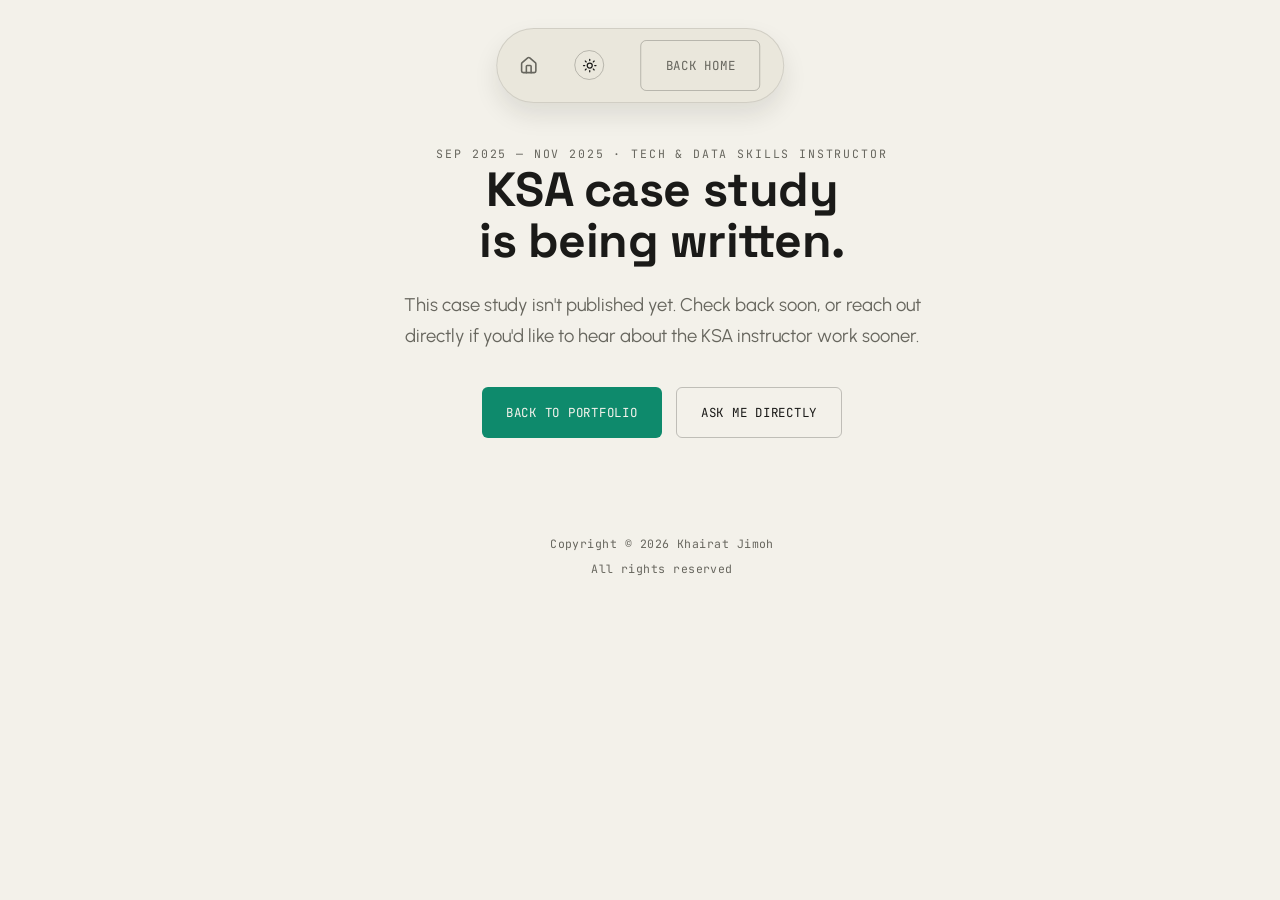
<file: KSA.html>
<!doctype html>
<html lang="en">
<head>
<meta charset="utf-8" />
<meta name="viewport" content="width=device-width,initial-scale=1" />
<title>KSA Case Study — Khairat Jimoh</title>
<link rel="preconnect" href="https://fonts.googleapis.com">
<link rel="preconnect" href="https://fonts.gstatic.com" crossorigin>
<link rel="stylesheet" href="css/style.css">
</head>
<body>

<nav class="nav-desktop" aria-label="Primary">
  <a href="index.html" aria-label="Home">
    <svg xmlns="http://www.w3.org/2000/svg" width="19" height="19" viewBox="0 0 24 24" fill="none" stroke="currentColor" stroke-width="2" stroke-linecap="round" stroke-linejoin="round"><path d="M15 21v-8a1 1 0 0 0-1-1h-4a1 1 0 0 0-1 1v8"/><path d="M3 10a2 2 0 0 1 .709-1.528l7-6a2 2 0 0 1 2.582 0l7 6A2 2 0 0 1 21 10v9a2 2 0 0 1-2 2H5a2 2 0 0 1-2-2z"/></svg>
  </a>
  <button class="theme-toggle" data-theme-toggle aria-label="Toggle light and dark mode">
    <svg class="sun" xmlns="http://www.w3.org/2000/svg" viewBox="0 0 24 24" fill="none" stroke="currentColor" stroke-width="2" stroke-linecap="round" stroke-linejoin="round"><circle cx="12" cy="12" r="4"/><path d="M12 2v2M12 20v2M4.9 4.9l1.4 1.4M17.7 17.7l1.4 1.4M2 12h2M20 12h2M4.9 19.1l1.4-1.4M17.7 6.3l1.4-1.4"/></svg>
    <svg class="moon" xmlns="http://www.w3.org/2000/svg" viewBox="0 0 24 24" fill="none" stroke="currentColor" stroke-width="2" stroke-linecap="round" stroke-linejoin="round"><path d="M21 12.79A9 9 0 1 1 11.21 3 7 7 0 0 0 21 12.79z"/></svg>
  </button>
  <a href="index.html" class="btn btn--ghost">Back home</a>
</nav>

<div class="shell">
  <section class="hero" style="padding-top: 9rem;">
    <div class="eyebrow">Sep 2025 — Nov 2025 · Tech &amp; Data Skills Instructor</div>
    <h1 style="font-size: clamp(2rem, 5vw, 3rem);">KSA case study<br>is being written.</h1>
    <p class="sub">This case study isn't published yet. Check back soon, or reach out directly if you'd like to hear about the KSA instructor work sooner.</p>
    <div class="hero__actions">
      <a href="index.html" class="btn btn--solid">Back to portfolio</a>
      <a href="mailto:khairahjimoh@gmail.com" class="btn btn--ghost">Ask me directly</a>
    </div>
  </section>
  <footer class="footer">
    <div>Copyright © 2026 Khairat Jimoh</div>
    <div>All rights reserved</div>
  </footer>
</div>

<script src="js/script.js"></script>
</body>
</html>
</file>
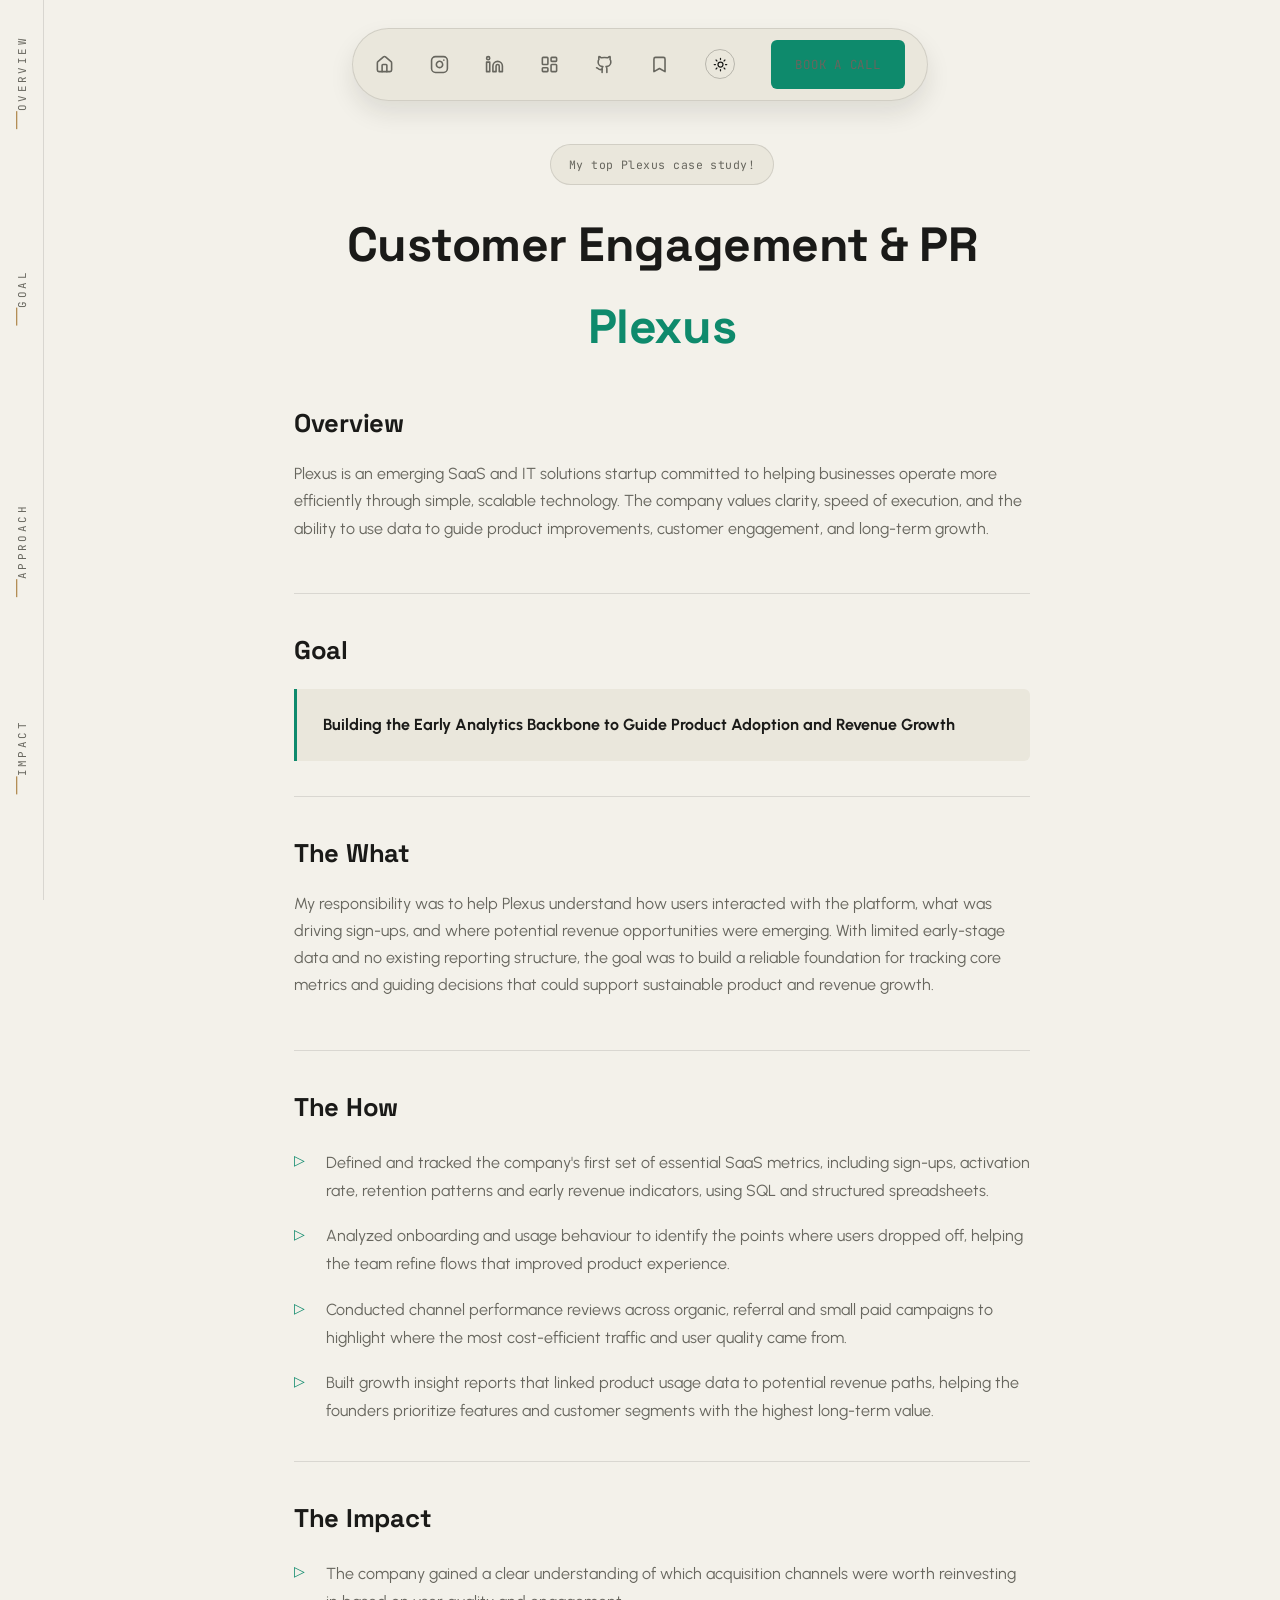
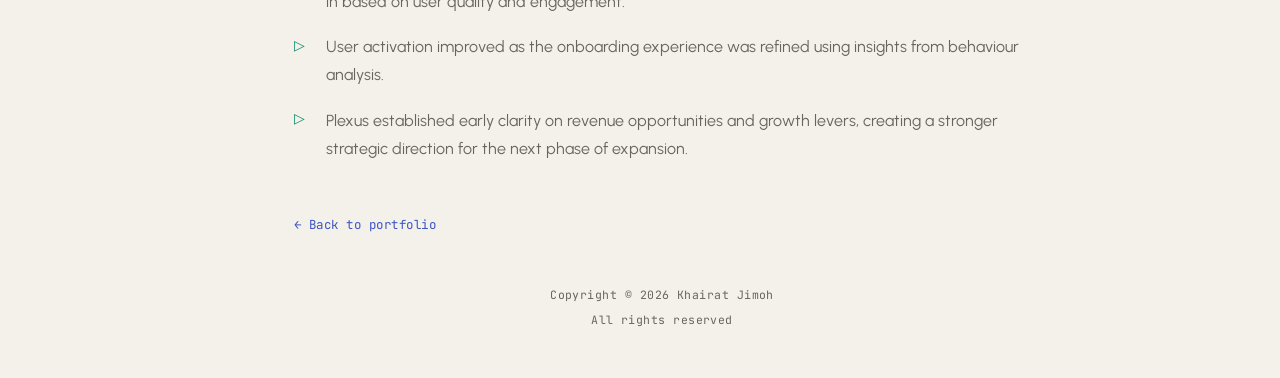
<file: Plexus.html>
<!doctype html>
<html lang="en">
<head>
<meta charset="utf-8" />
<meta name="viewport" content="width=device-width,initial-scale=1" />
<title>Plexus Case Study — Khairat Jimoh</title>
<meta name="description" content="Early analytics backbone work for Plexus." />
<link rel="preconnect" href="https://fonts.googleapis.com">
<link rel="preconnect" href="https://fonts.gstatic.com" crossorigin>
<link rel="stylesheet" href="css/style.css">
</head>
<body>

<aside class="spine" aria-hidden="true">
  <div class="spine__track">
    <span class="spine__label" data-pos="1">OVERVIEW</span>
    <span class="spine__label" data-pos="2">GOAL</span>
    <span class="spine__label" data-pos="3">APPROACH</span>
    <span class="spine__label" data-pos="4">IMPACT</span>
  </div>
</aside>

<nav class="nav-desktop" aria-label="Primary">
  <a href="index.html" aria-label="Home">
    <svg xmlns="http://www.w3.org/2000/svg" width="19" height="19" viewBox="0 0 24 24" fill="none" stroke="currentColor" stroke-width="2" stroke-linecap="round" stroke-linejoin="round"><path d="M15 21v-8a1 1 0 0 0-1-1h-4a1 1 0 0 0-1 1v8"/><path d="M3 10a2 2 0 0 1 .709-1.528l7-6a2 2 0 0 1 2.582 0l7 6A2 2 0 0 1 21 10v9a2 2 0 0 1-2 2H5a2 2 0 0 1-2-2z"/></svg>
  </a>
  <a href="https://www.instagram.com/khayrr.j/" aria-label="Instagram">
    <svg xmlns="http://www.w3.org/2000/svg" width="19" height="19" viewBox="0 0 24 24" fill="none" stroke="currentColor" stroke-width="2" stroke-linecap="round" stroke-linejoin="round"><rect width="20" height="20" x="2" y="2" rx="5" ry="5"/><path d="M16 11.37A4 4 0 1 1 12.63 8 4 4 0 0 1 16 11.37z"/><line x1="17.5" x2="17.51" y1="6.5" y2="6.5"/></svg>
  </a>
  <a href="https://www.linkedin.com/in/khairat-jimoh" aria-label="LinkedIn">
    <svg xmlns="http://www.w3.org/2000/svg" width="19" height="19" viewBox="0 0 24 24" fill="none" stroke="currentColor" stroke-width="2" stroke-linecap="round" stroke-linejoin="round"><path d="M16 8a6 6 0 0 1 6 6v7h-4v-7a2 2 0 0 0-2-2 2 2 0 0 0-2 2v7h-4v-7a6 6 0 0 1 6-6z"/><rect width="4" height="12" x="2" y="9"/><circle cx="4" cy="4" r="2"/></svg>
  </a>
  <a href="#" aria-label="Dashboards">
    <svg xmlns="http://www.w3.org/2000/svg" width="19" height="19" viewBox="0 0 24 24" fill="none" stroke="currentColor" stroke-width="2" stroke-linecap="round" stroke-linejoin="round"><rect width="7" height="9" x="3" y="3" rx="1"/><rect width="7" height="5" x="14" y="3" rx="1"/><rect width="7" height="9" x="14" y="12" rx="1"/><rect width="7" height="5" x="3" y="16" rx="1"/></svg>
  </a>
  <a href="https://www.github.com/KhayrJ6" aria-label="GitHub">
    <svg xmlns="http://www.w3.org/2000/svg" width="19" height="19" viewBox="0 0 24 24" fill="none" stroke="currentColor" stroke-width="2" stroke-linecap="round" stroke-linejoin="round"><path d="M15 22v-4a4.8 4.8 0 0 0-1-3.5c3 0 6-2 6-5.5.08-1.25-.27-2.48-1-3.5.28-1.15.28-2.35 0-3.5 0 0-1 0-3 1.5-2.64-.5-5.36-.5-8 0C6 2 5 2 5 2c-.3 1.15-.3 2.35 0 3.5A5.403 5.403 0 0 0 4 9c0 3.5 3 5.5 6 5.5-.39.49-.68 1.05-.85 1.65-.17.6-.22 1.23-.15 1.85v4"/><path d="M9 18c-4.51 2-5-2-7-2"/></svg>
  </a>
  <a href="resources.html" aria-label="Resources">
    <svg xmlns="http://www.w3.org/2000/svg" width="19" height="19" viewBox="0 0 24 24" fill="none" stroke="currentColor" stroke-width="2" stroke-linecap="round" stroke-linejoin="round"><path d="m19 21-7-4-7 4V5a2 2 0 0 1 2-2h10a2 2 0 0 1 2 2v16z"/></svg>
  </a>
  <button class="theme-toggle" data-theme-toggle aria-label="Toggle light and dark mode">
    <svg class="sun" xmlns="http://www.w3.org/2000/svg" viewBox="0 0 24 24" fill="none" stroke="currentColor" stroke-width="2" stroke-linecap="round" stroke-linejoin="round"><circle cx="12" cy="12" r="4"/><path d="M12 2v2M12 20v2M4.9 4.9l1.4 1.4M17.7 17.7l1.4 1.4M2 12h2M20 12h2M4.9 19.1l1.4-1.4M17.7 6.3l1.4-1.4"/></svg>
    <svg class="moon" xmlns="http://www.w3.org/2000/svg" viewBox="0 0 24 24" fill="none" stroke="currentColor" stroke-width="2" stroke-linecap="round" stroke-linejoin="round"><path d="M21 12.79A9 9 0 1 1 11.21 3 7 7 0 0 0 21 12.79z"/></svg>
  </button>
  <a href="https://calendly.com/khairahjimoh/new-meeting" class="btn btn--solid">Book a call</a>
</nav>

<nav class="nav-mobile" aria-label="Primary">
  <div class="nav-mobile__bar">
    <a href="index.html" aria-label="Home">
      <svg xmlns="http://www.w3.org/2000/svg" width="20" height="20" viewBox="0 0 24 24" fill="none" stroke="currentColor" stroke-width="2" stroke-linecap="round" stroke-linejoin="round"><path d="M15 21v-8a1 1 0 0 0-1-1h-4a1 1 0 0 0-1 1v8"/><path d="M3 10a2 2 0 0 1 .709-1.528l7-6a2 2 0 0 1 2.582 0l7 6A2 2 0 0 1 21 10v9a2 2 0 0 1-2 2H5a2 2 0 0 1-2-2z"/></svg>
    </a>
    <div style="display:flex; align-items:center; gap: .9rem;">
      <button class="theme-toggle" data-theme-toggle aria-label="Toggle light and dark mode">
        <svg class="sun" xmlns="http://www.w3.org/2000/svg" viewBox="0 0 24 24" fill="none" stroke="currentColor" stroke-width="2" stroke-linecap="round" stroke-linejoin="round"><circle cx="12" cy="12" r="4"/><path d="M12 2v2M12 20v2M4.9 4.9l1.4 1.4M17.7 17.7l1.4 1.4M2 12h2M20 12h2M4.9 19.1l1.4-1.4M17.7 6.3l1.4-1.4"/></svg>
        <svg class="moon" xmlns="http://www.w3.org/2000/svg" viewBox="0 0 24 24" fill="none" stroke="currentColor" stroke-width="2" stroke-linecap="round" stroke-linejoin="round"><path d="M21 12.79A9 9 0 1 1 11.21 3 7 7 0 0 0 21 12.79z"/></svg>
      </button>
      <button id="menu-btn" class="hamburger" aria-expanded="false" aria-controls="menu">
        <span></span><span></span><span></span>
      </button>
    </div>
  </div>
  <div id="menu" class="nav-mobile__panel" hidden>
    <a href="https://www.linkedin.com/in/khairat-jimoh">LinkedIn
      <svg xmlns="http://www.w3.org/2000/svg" viewBox="0 0 24 24" fill="none" stroke="currentColor" stroke-width="2" stroke-linecap="round" stroke-linejoin="round"><path d="M16 8a6 6 0 0 1 6 6v7h-4v-7a2 2 0 0 0-2-2 2 2 0 0 0-2 2v7h-4v-7a6 6 0 0 1 6-6z"/><rect width="4" height="12" x="2" y="9"/><circle cx="4" cy="4" r="2"/></svg>
    </a>
    <a href="https://www.github.com/KhayrJ6">GitHub
      <svg xmlns="http://www.w3.org/2000/svg" viewBox="0 0 24 24" fill="none" stroke="currentColor" stroke-width="2" stroke-linecap="round" stroke-linejoin="round"><path d="M15 22v-4a4.8 4.8 0 0 0-1-3.5c3 0 6-2 6-5.5.08-1.25-.27-2.48-1-3.5.28-1.15.28-2.35 0-3.5 0 0-1 0-3 1.5-2.64-.5-5.36-.5-8 0C6 2 5 2 5 2c-.3 1.15-.3 2.35 0 3.5A5.403 5.403 0 0 0 4 9c0 3.5 3 5.5 6 5.5-.39.49-.68 1.05-.85 1.65-.17.6-.22 1.23-.15 1.85v4"/><path d="M9 18c-4.51 2-5-2-7-2"/></svg>
    </a>
    <a href="#">Dashboards
      <svg xmlns="http://www.w3.org/2000/svg" viewBox="0 0 24 24" fill="none" stroke="currentColor" stroke-width="2" stroke-linecap="round" stroke-linejoin="round"><rect width="7" height="9" x="3" y="3" rx="1"/><rect width="7" height="5" x="14" y="3" rx="1"/><rect width="7" height="9" x="14" y="12" rx="1"/><rect width="7" height="5" x="3" y="16" rx="1"/></svg>
    </a>
    <a href="https://www.instagram.com/khayrr.j/">Instagram
      <svg xmlns="http://www.w3.org/2000/svg" viewBox="0 0 24 24" fill="none" stroke="currentColor" stroke-width="2" stroke-linecap="round" stroke-linejoin="round"><rect width="20" height="20" x="2" y="2" rx="5" ry="5"/><path d="M16 11.37A4 4 0 1 1 12.63 8 4 4 0 0 1 16 11.37z"/><line x1="17.5" x2="17.51" y1="6.5" y2="6.5"/></svg>
    </a>
    <a href="resources.html">Resources
      <svg xmlns="http://www.w3.org/2000/svg" viewBox="0 0 24 24" fill="none" stroke="currentColor" stroke-width="2" stroke-linecap="round" stroke-linejoin="round"><path d="m19 21-7-4-7 4V5a2 2 0 0 1 2-2h10a2 2 0 0 1 2 2v16z"/></svg>
    </a>
    <a href="https://calendly.com/khairahjimoh/new-meeting" class="btn btn--solid" style="justify-content:center;">Book a call</a>
  </div>
</nav>

<div class="shell">
  <section class="case-hero reveal">
    <div class="case-banner">My top Plexus case study!</div>
    <h1>Customer Engagement &amp; PR<br><span class="company">Plexus</span></h1>
  </section>

  <div class="col">
    <section class="case__section">
      <h2>Overview</h2>
      <p>Plexus is an emerging SaaS and IT solutions startup committed to helping businesses operate more efficiently through simple, scalable technology. The company values clarity, speed of execution, and the ability to use data to guide product improvements, customer engagement, and long-term growth.</p>
    </section>

    <section class="case__section">
      <h2>Goal</h2>
      <div class="case__goal"><strong>Building the Early Analytics Backbone to Guide Product Adoption and Revenue Growth</strong></div>
    </section>

    <!-- <section class="case__section">
      <h2>Sample data slide</h2>
    </section> -->

    <section class="case__section">
      <h2>The What</h2>
      <p>My responsibility was to help Plexus understand how users interacted with the platform, what was driving sign-ups, and where potential revenue opportunities were emerging. With limited early-stage data and no existing reporting structure, the goal was to build a reliable foundation for tracking core metrics and guiding decisions that could support sustainable product and revenue growth.</p>
    </section>

    <section class="case__section">
      <h2>The How</h2>
      <ol class="case__list">
        <li>Defined and tracked the company's first set of essential SaaS metrics, including sign-ups, activation rate, retention patterns and early revenue indicators, using SQL and structured spreadsheets.</li>
        <li>Analyzed onboarding and usage behaviour to identify the points where users dropped off, helping the team refine flows that improved product experience.</li>
        <li>Conducted channel performance reviews across organic, referral and small paid campaigns to highlight where the most cost-efficient traffic and user quality came from.</li>
        <li>Built growth insight reports that linked product usage data to potential revenue paths, helping the founders prioritize features and customer segments with the highest long-term value.</li>
      </ol>
    </section>

    <section class="case__section">
      <h2>The Impact</h2>
      <ul class="case__list">
        <li>The company gained a clear understanding of which acquisition channels were worth reinvesting in based on user quality and engagement.</li>
        <li>User activation improved as the onboarding experience was refined using insights from behaviour analysis.</li>
        <li>Plexus established early clarity on revenue opportunities and growth levers, creating a stronger strategic direction for the next phase of expansion.</li>
      </ul>
    </section>

    <a href="index.html" class="exp__link" style="margin-top:1rem; display:inline-block;">← Back to portfolio</a>
  </div>

  <footer class="footer">
    <div>Copyright © 2026 Khairat Jimoh</div>
    <div>All rights reserved</div>
  </footer>
</div>

<script src="js/script.js"></script>
</body>
</html>
</file>
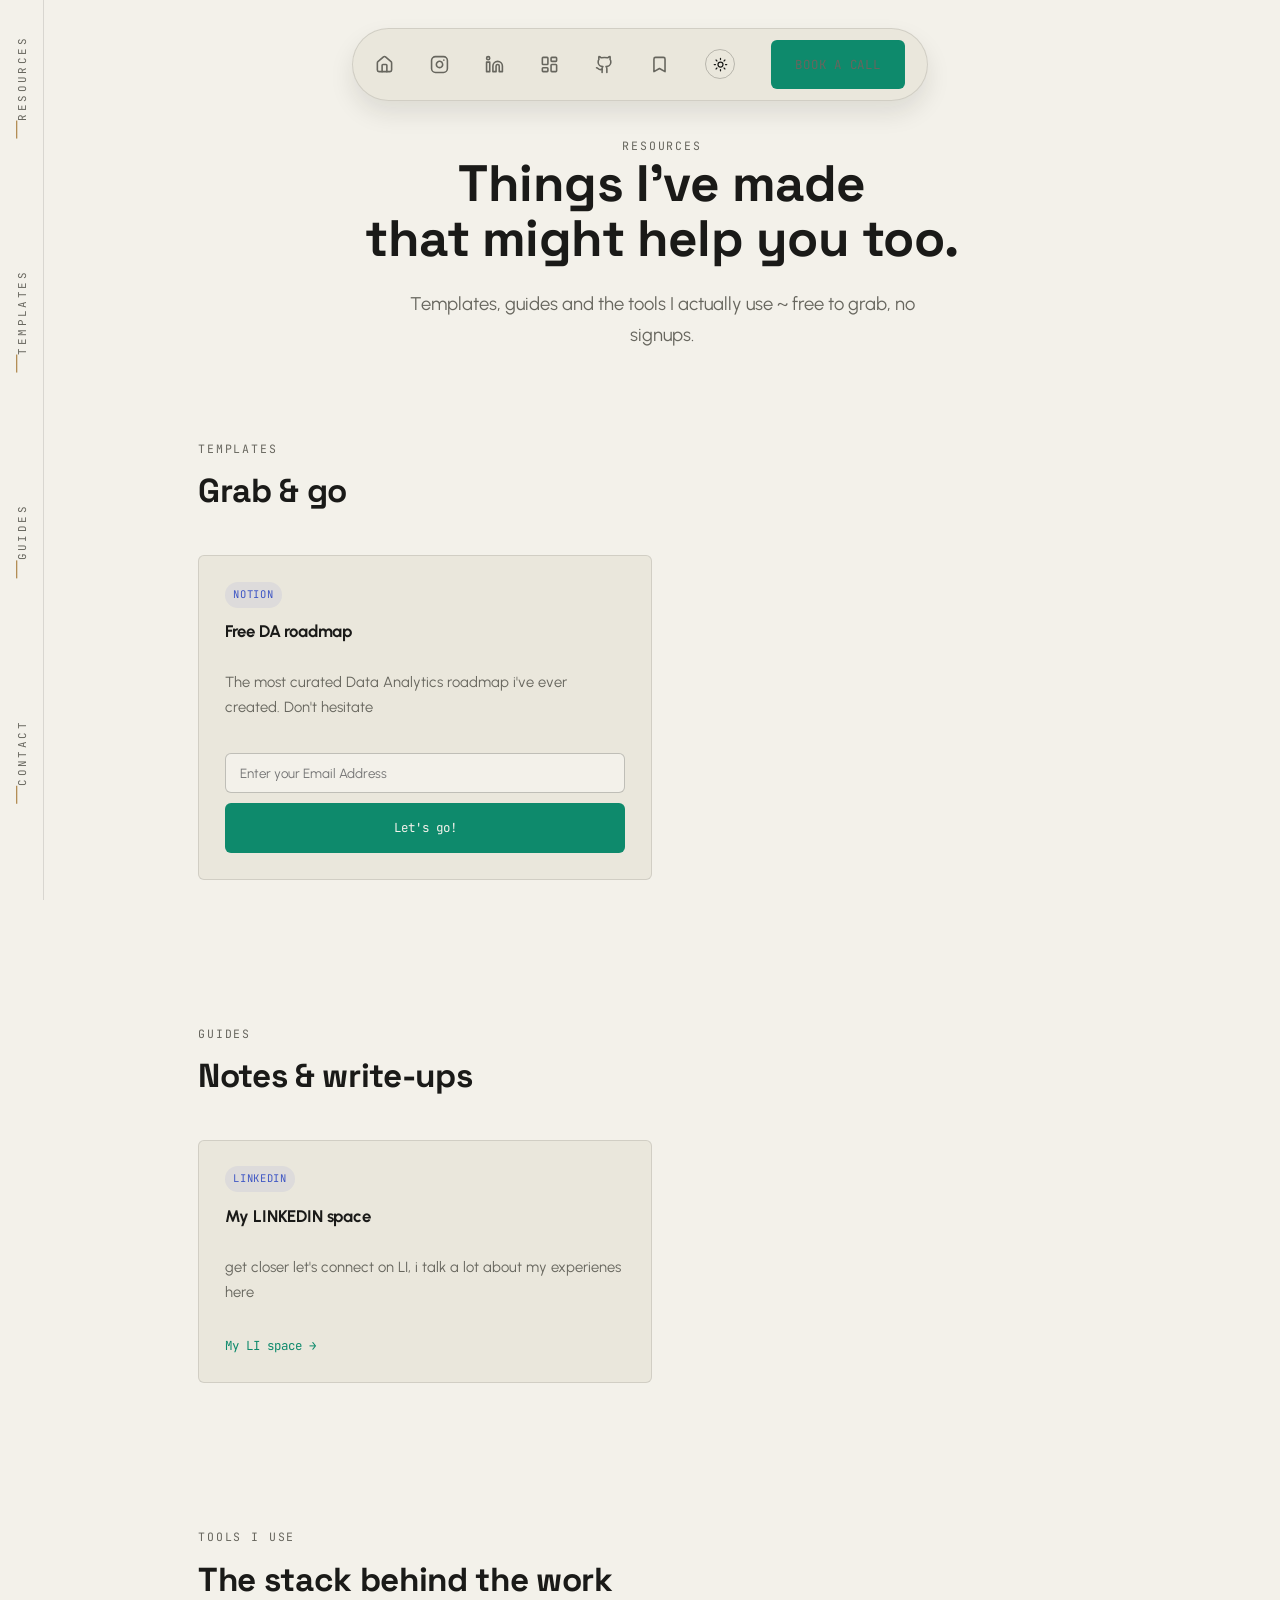
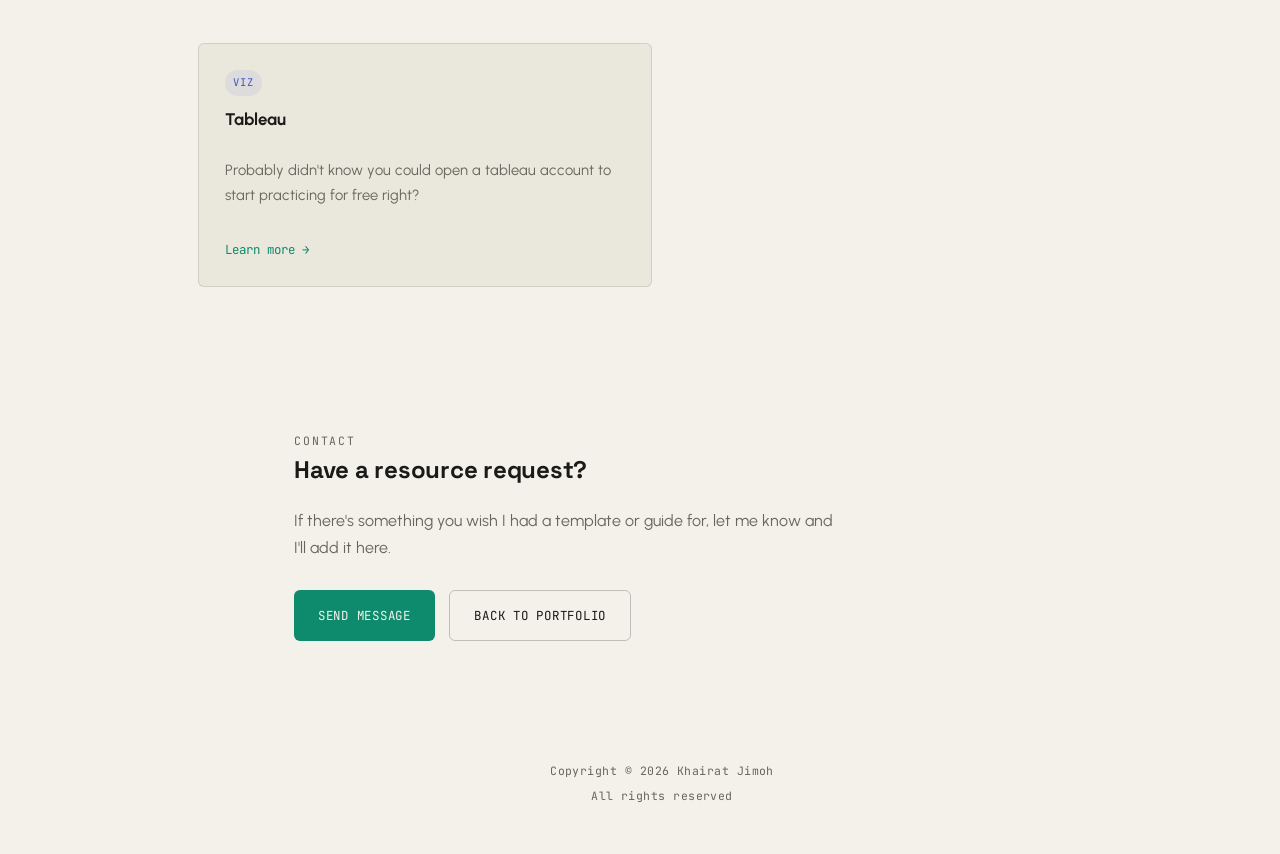
<file: resources.html>
<!doctype html>
<html lang="en">
<head>
<meta charset="utf-8" />
<meta name="viewport" content="width=device-width,initial-scale=1" />
<title>Resources — Khairat Jimoh</title>
<meta name="description" content="Templates, guides and tools from Khairat Jimoh." />
<link rel="preconnect" href="https://fonts.googleapis.com">
<link rel="preconnect" href="https://fonts.gstatic.com" crossorigin>
<link rel="stylesheet" href="css/style.css">
</head>
<body>

<aside class="spine" aria-hidden="true">
  <div class="spine__track">
    <span class="spine__label" data-pos="1">RESOURCES</span>
    <span class="spine__label" data-pos="2">TEMPLATES</span>
    <span class="spine__label" data-pos="3">GUIDES</span>
    <span class="spine__label" data-pos="4">CONTACT</span>
  </div>
</aside>

<nav class="nav-desktop" aria-label="Primary">
  <a href="index.html" aria-label="Home">
    <svg xmlns="http://www.w3.org/2000/svg" width="19" height="19" viewBox="0 0 24 24" fill="none" stroke="currentColor" stroke-width="2" stroke-linecap="round" stroke-linejoin="round"><path d="M15 21v-8a1 1 0 0 0-1-1h-4a1 1 0 0 0-1 1v8"/><path d="M3 10a2 2 0 0 1 .709-1.528l7-6a2 2 0 0 1 2.582 0l7 6A2 2 0 0 1 21 10v9a2 2 0 0 1-2 2H5a2 2 0 0 1-2-2z"/></svg>
  </a>
  <a href="https://www.instagram.com/khayrr.j/" aria-label="Instagram">
    <svg xmlns="http://www.w3.org/2000/svg" width="19" height="19" viewBox="0 0 24 24" fill="none" stroke="currentColor" stroke-width="2" stroke-linecap="round" stroke-linejoin="round"><rect width="20" height="20" x="2" y="2" rx="5" ry="5"/><path d="M16 11.37A4 4 0 1 1 12.63 8 4 4 0 0 1 16 11.37z"/><line x1="17.5" x2="17.51" y1="6.5" y2="6.5"/></svg>
  </a>
  <a href="https://www.linkedin.com/in/khairat-jimoh" aria-label="LinkedIn">
    <svg xmlns="http://www.w3.org/2000/svg" width="19" height="19" viewBox="0 0 24 24" fill="none" stroke="currentColor" stroke-width="2" stroke-linecap="round" stroke-linejoin="round"><path d="M16 8a6 6 0 0 1 6 6v7h-4v-7a2 2 0 0 0-2-2 2 2 0 0 0-2 2v7h-4v-7a6 6 0 0 1 6-6z"/><rect width="4" height="12" x="2" y="9"/><circle cx="4" cy="4" r="2"/></svg>
  </a>
  <a href="#" aria-label="Dashboards">
    <svg xmlns="http://www.w3.org/2000/svg" width="19" height="19" viewBox="0 0 24 24" fill="none" stroke="currentColor" stroke-width="2" stroke-linecap="round" stroke-linejoin="round"><rect width="7" height="9" x="3" y="3" rx="1"/><rect width="7" height="5" x="14" y="3" rx="1"/><rect width="7" height="9" x="14" y="12" rx="1"/><rect width="7" height="5" x="3" y="16" rx="1"/></svg>
  </a>
  <a href="https://www.github.com/KhayrJ6" aria-label="GitHub">
    <svg xmlns="http://www.w3.org/2000/svg" width="19" height="19" viewBox="0 0 24 24" fill="none" stroke="currentColor" stroke-width="2" stroke-linecap="round" stroke-linejoin="round"><path d="M15 22v-4a4.8 4.8 0 0 0-1-3.5c3 0 6-2 6-5.5.08-1.25-.27-2.48-1-3.5.28-1.15.28-2.35 0-3.5 0 0-1 0-3 1.5-2.64-.5-5.36-.5-8 0C6 2 5 2 5 2c-.3 1.15-.3 2.35 0 3.5A5.403 5.403 0 0 0 4 9c0 3.5 3 5.5 6 5.5-.39.49-.68 1.05-.85 1.65-.17.6-.22 1.23-.15 1.85v4"/><path d="M9 18c-4.51 2-5-2-7-2"/></svg>
  </a>
  <a href="resources.html" aria-label="Resources">
    <svg xmlns="http://www.w3.org/2000/svg" width="19" height="19" viewBox="0 0 24 24" fill="none" stroke="currentColor" stroke-width="2" stroke-linecap="round" stroke-linejoin="round"><path d="m19 21-7-4-7 4V5a2 2 0 0 1 2-2h10a2 2 0 0 1 2 2v16z"/></svg>
  </a>
  <button class="theme-toggle" data-theme-toggle aria-label="Toggle light and dark mode">
    <svg class="sun" xmlns="http://www.w3.org/2000/svg" viewBox="0 0 24 24" fill="none" stroke="currentColor" stroke-width="2" stroke-linecap="round" stroke-linejoin="round"><circle cx="12" cy="12" r="4"/><path d="M12 2v2M12 20v2M4.9 4.9l1.4 1.4M17.7 17.7l1.4 1.4M2 12h2M20 12h2M4.9 19.1l1.4-1.4M17.7 6.3l1.4-1.4"/></svg>
    <svg class="moon" xmlns="http://www.w3.org/2000/svg" viewBox="0 0 24 24" fill="none" stroke="currentColor" stroke-width="2" stroke-linecap="round" stroke-linejoin="round"><path d="M21 12.79A9 9 0 1 1 11.21 3 7 7 0 0 0 21 12.79z"/></svg>
  </button>
  <a href="https://calendly.com/khairahjimoh/new-meeting" class="btn btn--solid">Book a call</a>
</nav>

<nav class="nav-mobile" aria-label="Primary">
  <div class="nav-mobile__bar">
    <a href="index.html" aria-label="Home">
      <svg xmlns="http://www.w3.org/2000/svg" width="20" height="20" viewBox="0 0 24 24" fill="none" stroke="currentColor" stroke-width="2" stroke-linecap="round" stroke-linejoin="round"><path d="M15 21v-8a1 1 0 0 0-1-1h-4a1 1 0 0 0-1 1v8"/><path d="M3 10a2 2 0 0 1 .709-1.528l7-6a2 2 0 0 1 2.582 0l7 6A2 2 0 0 1 21 10v9a2 2 0 0 1-2 2H5a2 2 0 0 1-2-2z"/></svg>
    </a>
    <div style="display:flex; align-items:center; gap: .9rem;">
      <button class="theme-toggle" data-theme-toggle aria-label="Toggle light and dark mode">
        <svg class="sun" xmlns="http://www.w3.org/2000/svg" viewBox="0 0 24 24" fill="none" stroke="currentColor" stroke-width="2" stroke-linecap="round" stroke-linejoin="round"><circle cx="12" cy="12" r="4"/><path d="M12 2v2M12 20v2M4.9 4.9l1.4 1.4M17.7 17.7l1.4 1.4M2 12h2M20 12h2M4.9 19.1l1.4-1.4M17.7 6.3l1.4-1.4"/></svg>
        <svg class="moon" xmlns="http://www.w3.org/2000/svg" viewBox="0 0 24 24" fill="none" stroke="currentColor" stroke-width="2" stroke-linecap="round" stroke-linejoin="round"><path d="M21 12.79A9 9 0 1 1 11.21 3 7 7 0 0 0 21 12.79z"/></svg>
      </button>
      <button id="menu-btn" class="hamburger" aria-expanded="false" aria-controls="menu">
        <span></span><span></span><span></span>
      </button>
    </div>
  </div>
  <div id="menu" class="nav-mobile__panel" hidden>
    <a href="https://www.linkedin.com/in/khairat-jimoh">LinkedIn
      <svg xmlns="http://www.w3.org/2000/svg" viewBox="0 0 24 24" fill="none" stroke="currentColor" stroke-width="2" stroke-linecap="round" stroke-linejoin="round"><path d="M16 8a6 6 0 0 1 6 6v7h-4v-7a2 2 0 0 0-2-2 2 2 0 0 0-2 2v7h-4v-7a6 6 0 0 1 6-6z"/><rect width="4" height="12" x="2" y="9"/><circle cx="4" cy="4" r="2"/></svg>
    </a>
    <a href="https://www.github.com/KhayrJ6">GitHub
      <svg xmlns="http://www.w3.org/2000/svg" viewBox="0 0 24 24" fill="none" stroke="currentColor" stroke-width="2" stroke-linecap="round" stroke-linejoin="round"><path d="M15 22v-4a4.8 4.8 0 0 0-1-3.5c3 0 6-2 6-5.5.08-1.25-.27-2.48-1-3.5.28-1.15.28-2.35 0-3.5 0 0-1 0-3 1.5-2.64-.5-5.36-.5-8 0C6 2 5 2 5 2c-.3 1.15-.3 2.35 0 3.5A5.403 5.403 0 0 0 4 9c0 3.5 3 5.5 6 5.5-.39.49-.68 1.05-.85 1.65-.17.6-.22 1.23-.15 1.85v4"/><path d="M9 18c-4.51 2-5-2-7-2"/></svg>
    </a>
    <a href="#">Dashboards
      <svg xmlns="http://www.w3.org/2000/svg" viewBox="0 0 24 24" fill="none" stroke="currentColor" stroke-width="2" stroke-linecap="round" stroke-linejoin="round"><rect width="7" height="9" x="3" y="3" rx="1"/><rect width="7" height="5" x="14" y="3" rx="1"/><rect width="7" height="9" x="14" y="12" rx="1"/><rect width="7" height="5" x="3" y="16" rx="1"/></svg>
    </a>
    <a href="https://www.instagram.com/khayrr.j/">Instagram
      <svg xmlns="http://www.w3.org/2000/svg" viewBox="0 0 24 24" fill="none" stroke="currentColor" stroke-width="2" stroke-linecap="round" stroke-linejoin="round"><rect width="20" height="20" x="2" y="2" rx="5" ry="5"/><path d="M16 11.37A4 4 0 1 1 12.63 8 4 4 0 0 1 16 11.37z"/><line x1="17.5" x2="17.51" y1="6.5" y2="6.5"/></svg>
    </a>
    <a href="resources.html">Resources
      <svg xmlns="http://www.w3.org/2000/svg" viewBox="0 0 24 24" fill="none" stroke="currentColor" stroke-width="2" stroke-linecap="round" stroke-linejoin="round"><path d="m19 21-7-4-7 4V5a2 2 0 0 1 2-2h10a2 2 0 0 1 2 2v16z"/></svg>
    </a>
    <a href="https://calendly.com/khairahjimoh/new-meeting" class="btn btn--solid" style="justify-content:center;">Book a call</a>
  </div>
</nav>

<div class="shell">

  <!-- NOTE FOR KHAYR: this page is a ready-to-use scaffold. Everything below
       carries the site's design tokens already — swap in your real resources,
       duplicate .resource-card blocks as needed, and delete this comment. -->

  <section class="hero reveal" style="padding-bottom: 1rem;">
    <div class="eyebrow">Resources</div>
    <h1 style="font-size: clamp(2rem, 5vw, 3.2rem);">Things I've made<br>that might help you too.</h1>
    <p class="sub">Templates, guides and the tools I actually use ~ free to grab, no signups.</p>
  </section>

  <section class="section col--wide reveal" id="templates">
    <div class="section__head">
      <div class="eyebrow">Templates</div>
      <h2>Grab &amp; go</h2>
    </div>

    <div class="resource-grid">
      <!-- Real resource, mirrors the homepage CTA -->
      <div class="resource-card">
        <span class="tag">Notion</span>
        <h3>Free DA roadmap</h3>
        <p>The most curated Data Analytics roadmap i've ever created. Don't hesitate</p>
        <form onsubmit="return false;" style="margin-top:.5rem; display:grid; gap:.6rem;">
          <input aria-label="Email" type="email" placeholder="Enter your Email Address" style="padding:.7rem .9rem; border-radius:6px; border:1px solid var(--line-strong); background:var(--bg); color:var(--fg); font-family:var(--font-body);" />
          <a href="https://app.notion.com/p/Khayr-s-Data-Analyst-Roadmap-2f71b52043f28027b24beb00dc05c66c" target="_blank" class="btn btn--solid">
          <button type="submit">Let's go!</button>
        </a>
        </form>
      </div>

      <!-- PLACEHOLDER — duplicate this block for each additional template -->
      <!-- <div class="resource-card">
        <span class="tag">Category</span>
        <h3>Resource title</h3>
        <p>One-line description of what this resource helps with.</p>
        <a href="#" class="resource-link">Add link →</a>
      </div> -->

    </div>
  </section>

  <section class="section col--wide reveal" id="guides">
    <div class="section__head">
      <div class="eyebrow">Guides</div>
      <h2>Notes &amp; write-ups</h2>
    </div>

    <div class="resource-grid">
      <!-- PLACEHOLDER — duplicate for each guide -->
      <div class="resource-card">
        <span class="tag">LINKEDIN</span>
        <h3>My LINKEDIN space</h3>
        <p>get closer let's connect on LI, i talk a lot about my experienes here</p>
        <a href="https://www.linkedin.com/in/khairat-jimoh" class="resource-link">My LI space →</a>
      </div>
      <!-- <div class="resource-card">
        <span class="tag">Category</span>
        <h3>Resource title</h3>
        <p>One-line description of what this resource helps with.</p>
        <a href="#" class="resource-link">Add link →</a>
      </div> -->
    </div>
  </section>

  <section class="section col--wide reveal" id="tools">
    <div class="section__head">
      <div class="eyebrow">Tools I use</div>
      <h2>The stack behind the work</h2>
    </div>

    <div class="resource-grid">
      <!-- PLACEHOLDER — duplicate for each tool -->
      <div class="resource-card">
        <span class="tag">VIZ</span>
        <h3>Tableau</h3>
        <p>Probably didn't know you could open a tableau account to start practicing for free right?</p>
        <a href="#" class="resource-link">Learn more →</a>
      </div>
      <!-- <div class="resource-card">
        <span class="tag">Category</span>
        <h3>Tool name</h3>
        <p>One-line description of what you use it for.</p>
        <a href="#" class="resource-link">Learn more →</a>
      </div> -->
    </div>
  </section>

  <section class="section col contact reveal" id="contact">
    <div class="eyebrow">Contact</div>
    <h2>Have a resource request?</h2>
    <p>If there's something you wish I had a template or guide for, let me know and I'll add it here.</p>
    <div class="contact__actions">
      <a href="mailto:khairahjimoh@gmail.com" class="btn btn--solid">Send Message</a>
      <a href="index.html" class="btn btn--ghost">Back to portfolio</a>
    </div>
  </section>

  <footer class="footer">
    <div>Copyright © 2026 Khairat Jimoh</div>
    <div>All rights reserved</div>
  </footer>
</div>

<script src="js/script.js"></script>
</body>
</html>
</file>
<file: css/style.css>
/* ==========================================================================
   Khairat Jimoh — Portfolio
   Design language: editorial structure x data/tech, geometric type,
   soft-charcoal dark mode as default, a restrained multi-accent palette.
   Signature element: a vertical "spine" wayfinding rule.
   ========================================================================== */

@import url('https://fonts.googleapis.com/css2?family=Space+Grotesk:wght@300..700&family=Urbanist:ital,wght@0,300..800;1,300..800&family=JetBrains+Mono:wght@400;500&display=swap');

/* ---------- Tokens ---------- */
:root{
  --font-display: 'Space Grotesk', sans-serif;
  --font-body: 'Urbanist', sans-serif;
  --font-mono: 'JetBrains Mono', ui-monospace, SFMono-Regular, monospace;

  --spine-w: 44px;
  --col-max: 46rem;
  --radius: 6px;
  --ease: cubic-bezier(.2,.7,.2,1);

  /* soft charcoal — dark palette (default) */
  --bg: #17181b;
  --bg-elevated: #1e2024;
  --fg: #f1f0eb;
  --fg-muted: #98978f;
  --teal: #4fd8b0;        /* primary accent */
  --gold: #e3ac5c;        /* secondary accent — hairlines, ticks */
  --periwinkle: #93a8f5;  /* tertiary accent — tags/links */
  --line: rgba(241,240,235,0.12);
  --line-strong: rgba(241,240,235,0.24);
  --tag-bg: rgba(147,168,245,0.14);
  --tag-fg: #b9c7f8;
  --shadow: 0 14px 30px rgba(0,0,0,0.4);

  --accent: var(--teal);
  --accent-fg: #0d1310;
}

[data-theme="light"]{
  --bg: #f3f1ea;
  --bg-elevated: #eae7dc;
  --fg: #1a1a18;
  --fg-muted: #67665e;
  --teal: #0e8a6c;
  --gold: #a06f28;
  --periwinkle: #3d55c4;
  --line: rgba(26,26,24,0.12);
  --line-strong: rgba(26,26,24,0.24);
  --tag-bg: rgba(61,85,196,0.08);
  --tag-fg: #3d55c4;
  --shadow: 0 12px 24px rgba(26,26,20,0.10);

  --accent: var(--teal);
  --accent-fg: #f5f3ec;
}

*,*::before,*::after{ box-sizing: border-box; }
html{ scroll-behavior: smooth; }
@media (prefers-reduced-motion: reduce){
  html{ scroll-behavior: auto; }
  *,*::before,*::after{ animation-duration: 0.01ms !important; animation-iteration-count: 1 !important; transition-duration: 0.01ms !important; scroll-behavior: auto !important; }
}

body{
  margin:0;
  background: var(--bg);
  color: var(--fg);
  font-family: var(--font-body);
  font-weight: 400;
  line-height: 1.7;
  -webkit-font-smoothing: antialiased;
  overflow-x: hidden;
  transition: background .35s var(--ease), color .35s var(--ease);
}

a{ color: inherit; text-decoration: none; }
img{ max-width: 100%; display:block; }
button{ font: inherit; color: inherit; background: none; border: none; cursor: pointer; }
::selection{ background: var(--teal); color: var(--accent-fg); }

h1,h2,h3{ font-family: var(--font-display); font-weight: 700; margin: 0; letter-spacing: -0.01em; }

.eyebrow{
  font-family: var(--font-mono);
  font-size: .72rem;
  letter-spacing: .16em;
  text-transform: uppercase;
  color: var(--fg-muted);
}

.hairline{ border: none; border-top: 1px solid var(--line); margin: 0; }

/* ---------- Layout shell ---------- */
.shell{
  max-width: 1180px;
  margin: 0 auto;
  padding-inline: 1.5rem;
}
@media (min-width: 1024px){
  .shell{ padding-left: calc(var(--spine-w) + 2.5rem); padding-right: 2.5rem; }
}
.col{ max-width: var(--col-max); margin-inline: auto; }
.col--wide{ max-width: 58rem; margin-inline: auto; }

/* ---------- Signature element: the spine ---------- */
.spine{ display:none; }
@media (min-width: 1024px){
  .spine{
    display:block;
    position: fixed;
    top:0; left:0; bottom:0;
    width: var(--spine-w);
    border-right: 1px solid var(--line);
    z-index: 20;
  }
  .spine__track{ position: relative; height: 100%; padding: 3rem 0; }
  .spine__label{
    position: absolute;
    left: 50%;
    transform: translateX(-50%) rotate(180deg);
    writing-mode: vertical-rl;
    font-family: var(--font-mono);
    font-size: .68rem;
    letter-spacing: .22em;
    color: var(--fg-muted);
    white-space: nowrap;
  }
  .spine__label::before{
    content:"";
    display:inline-block;
    width: 1px; height: 18px;
    background: var(--gold);
    margin-block-end: .6rem;
  }
  .spine__label[data-pos="1"]{ top: 4%; }
  .spine__label[data-pos="2"]{ top: 30%; }
  .spine__label[data-pos="3"]{ top: 56%; }
  .spine__label[data-pos="4"]{ top: 80%; }
}

/* ---------- Floating nav ---------- */
.nav-desktop{ display:none; }
@media (min-width: 768px){
  .nav-desktop{
    display:flex; gap: 2.25rem; align-items:center;
    position: fixed; top: 1.75rem; left: 50%; transform: translateX(-50%);
    z-index: 50;
    background: var(--bg-elevated);
    border: 1px solid var(--line);
    box-shadow: var(--shadow);
    padding: .7rem 1.4rem;
    border-radius: 999px;
  }
}
.nav-desktop a{ color: var(--fg-muted); display:flex; transition: color .2s var(--ease); }
.nav-desktop a:hover{ color: var(--teal); }
.nav-desktop svg{ width:19px; height:19px; }

.theme-toggle{
  width: 30px; height: 30px;
  border-radius: 50%;
  border: 1px solid var(--line-strong);
  display:flex; align-items:center; justify-content:center;
  position: relative;
  flex: none;
}
.theme-toggle svg{ width:15px; height:15px; }
.theme-toggle .sun{ display:none; }
[data-theme="light"] .theme-toggle .sun{ display:block; }
[data-theme="light"] .theme-toggle .moon{ display:none; }

.btn{
  display:inline-flex; align-items:center; justify-content:center;
  padding: .85rem 1.5rem;
  border-radius: var(--radius);
  font-family: var(--font-mono);
  font-size: .78rem;
  letter-spacing: .06em;
  text-transform: uppercase;
  transition: transform .2s var(--ease), background .2s var(--ease), border-color .2s var(--ease);
}
.btn--solid{ background: var(--teal); color: var(--accent-fg); }
.btn--solid:hover{ transform: translateY(-2px); }
.btn--ghost{ border: 1px solid var(--line-strong); color: var(--fg); }
.btn--ghost:hover{ border-color: var(--teal); color: var(--teal); }

/* mobile nav */
.nav-mobile{ position: fixed; top: 1.25rem; left: 1rem; right: 1rem; z-index: 50; }
@media (min-width: 768px){ .nav-mobile{ display:none; } }
.nav-mobile__bar{
  background: var(--bg-elevated);
  border: 1px solid var(--line);
  border-radius: 999px;
  padding: .8rem 1rem;
  display:flex; align-items:center; justify-content:space-between;
  box-shadow: var(--shadow);
}
.hamburger{ width:22px; height:16px; position:relative; }
.hamburger span{ position:absolute; left:0; width:100%; height:2px; background: var(--fg); transition: all .3s var(--ease); }
.hamburger span:nth-child(1){ top:0; }
.hamburger span:nth-child(2){ top:7px; }
.hamburger span:nth-child(3){ top:14px; }
.hamburger.open span:nth-child(1){ transform: translateY(7px) rotate(45deg); }
.hamburger.open span:nth-child(2){ opacity:0; }
.hamburger.open span:nth-child(3){ transform: translateY(-7px) rotate(-45deg); }

.nav-mobile__panel{
  margin-top:.6rem;
  background: var(--bg-elevated);
  border: 1px solid var(--line);
  border-radius: 14px;
  padding: 1.2rem;
  display:flex; flex-direction:column; gap: 1rem;
  box-shadow: var(--shadow);
}
.nav-mobile__panel[hidden]{ display:none; }
.nav-mobile__panel a{ display:flex; align-items:center; justify-content:space-between; color: var(--fg-muted); font-family: var(--font-mono); font-size: .8rem; letter-spacing:.04em; }
.nav-mobile__panel svg{ width:18px; height:18px; }

/* ---------- Hero (kept centered) ---------- */
.hero{ padding-top: 8.5rem; padding-bottom: 3rem; text-align: center; }
.hero h1{ font-size: clamp(2.3rem, 6vw, 4.2rem); line-height: 1.08; }
.hero p.sub{ margin: 1.4rem auto 0; max-width: 34rem; color: var(--fg-muted); font-size: clamp(1rem, 1.6vw, 1.15rem); }
.hero__actions{ margin-top: 2.2rem; display:flex; flex-wrap:wrap; gap: .9rem; justify-content:center; }

.hero__artifact{ margin: 4.5rem auto 0; width: 230px; }
.hero__artifact img{ border-radius: var(--radius); }
.hero__artifact figcaption{ margin-top: .6rem; font-family: var(--font-mono); font-size: .68rem; letter-spacing: .08em; color: var(--fg-muted); text-align:center; }


/* ---------- Section scaffolding ---------- */
.section{ padding-block: 4.5rem; }
.section__head{ margin-bottom: 2.2rem; }
.section__head h2{ font-size: clamp(1.5rem, 2.6vw, 2.1rem); margin-top:.3rem; }

/* ---------- About ---------- */
.about p{ color: var(--fg); }
.about p + p{ margin-top: 1.2rem; }
.about strong{ color: var(--fg); }

/* ---------- Notion CTA ---------- */
.cta-card{ border: 1px solid var(--line); border-radius: var(--radius); padding: 2.5rem 1.75rem; text-align:center; background: var(--bg-elevated); }
.cta-card h3{ font-size: 1.5rem; }
.cta-card p{ color: var(--fg-muted); margin-top:.7rem; }
.cta-card form{ margin-top: 1.6rem; display:grid; gap:.8rem; max-width: 26rem; margin-inline:auto; }
.cta-card input{ padding: .9rem 1rem; border-radius: var(--radius); border: 1px solid var(--line-strong); background: var(--bg); color: var(--fg); font-family: var(--font-body); }
.cta-card input:focus-visible{ outline: 2px solid var(--teal); outline-offset: 2px; }
.cta-card .fine{ margin-top: .9rem; font-family: var(--font-mono); font-size: .7rem; color: var(--fg-muted); letter-spacing:.04em; }

/* ---------- Experience — tabbed roles ---------- */
.exp__tabs{
  display:flex; gap: 2rem; overflow-x:auto;
  border-bottom: 1px solid var(--line);
  margin-bottom: 2.75rem;
  -ms-overflow-style: none; scrollbar-width: none;
}
.exp__tabs::-webkit-scrollbar{ display:none; }
.exp__tab{
  font-family: var(--font-body);
  font-weight: 600;
  font-size: 1rem;
  color: var(--fg-muted);
  padding-bottom: 1rem;
  position: relative;
  white-space: nowrap;
  transition: color .2s var(--ease);
}
.exp__tab:hover{ color: var(--fg); }
.exp__tab[aria-selected="true"]{ color: var(--fg); }
.exp__tab[aria-selected="true"]::after{
  content:""; position:absolute; left:0; right:0; bottom:-1px; height:2px; background: var(--teal);
}
.exp__panel{ display:none; }
.exp__panel.is-active{ display:block; animation: fadeUp .4s var(--ease); }
@keyframes fadeUp{ from{ opacity:0; transform: translateY(8px);} to{ opacity:1; transform:none; } }

.exp__role h3{ font-size: clamp(1.3rem, 3vw, 1.8rem); font-weight: 600; }
.exp__role h3 .company{ color: var(--teal); font-weight: 700; }
.exp__date{ font-family: var(--font-mono); font-size: .76rem; letter-spacing: .1em; text-transform: uppercase; color: var(--fg-muted); margin-top: .6rem; }

.exp__bullets{ list-style:none; margin: 2rem 0 0; padding:0; display:grid; gap: 1.5rem; }
.exp__bullets li{ position:relative; padding-left: 2rem; color: var(--fg-muted); line-height: 1.75; }
.exp__bullets li::before{ content:"▷"; position:absolute; left:0; top:.05em; color: var(--teal); font-size:.85rem; }
.exp__note{ font-family: var(--font-mono); font-size:.78rem; color: var(--fg-muted); letter-spacing:.03em; }
.exp__link{ display:inline-block; margin-top:1.6rem; color: var(--periwinkle); font-family: var(--font-mono); font-size:.78rem; letter-spacing:.04em; }
.exp__link:hover{ color: var(--teal); }

/* ---------- Projects — editorial rows ---------- */
.work__row{
  display:grid; grid-template-columns: 1fr; gap: 1.5rem;
  padding-block: 2.4rem; border-top: 1px solid var(--line);
}
@media (min-width: 800px){
  .work__row{ grid-template-columns: 220px 1fr; align-items:center; gap: 2.5rem; }
  .work__row:nth-of-type(even){ direction: rtl; }
  .work__row:nth-of-type(even) > *{ direction: ltr; }
}
.work__row img{ aspect-ratio: 4/3; object-fit: cover; border-radius: var(--radius); border: 1px solid var(--line-strong); }
.work__row h3{ font-size: 1.3rem; }
.work__row p{ margin-top:.8rem; color: var(--fg-muted); }
.work__tags{ margin-top: 1.1rem; display:flex; flex-wrap:wrap; gap:.5rem; }
.work__tags span{ font-family: var(--font-mono); font-size: .68rem; letter-spacing:.05em; color: var(--tag-fg); background: var(--tag-bg); padding: .3rem .6rem; border-radius: 999px; }

/* ---------- Contact ---------- */
.contact p{ color: var(--fg-muted); max-width: 34rem; }
.contact__actions{ margin-top: 1.8rem; display:flex; flex-wrap:wrap; gap:.9rem; }

/* ---------- Footer ---------- */
.footer{ padding-block: 3rem; text-align:center; color: var(--fg-muted); font-family: var(--font-mono); font-size:.72rem; letter-spacing:.04em; }
.footer div + div{ margin-top:.35rem; }

/* ---------- Case study pages ---------- */
.case-banner{
  display:inline-flex; margin: 0 auto; gap:.5rem; align-items:center;
  background: var(--bg-elevated); border:1px solid var(--line);
  padding: .6rem 1.1rem; border-radius: 999px;
  font-family: var(--font-mono); font-size:.72rem; letter-spacing:.04em; color: var(--fg-muted);
}
.case-hero{ padding-top: 9rem; text-align:center; }
.case-hero h1{ font-size: clamp(1.9rem, 4.5vw, 3rem); margin-top: 1.2rem; }
.case-hero .company{ color: var(--teal); }
.case__section{ padding-block: 2.2rem; border-top: 1px solid var(--line); }
.case__section:first-of-type{ border-top:none; }
.case__section h2{ font-size: clamp(1.2rem, 2.2vw, 1.6rem); }
.case__section p{ color: var(--fg-muted); margin-top: .9rem; }
.case__goal{
  background: var(--bg-elevated); border-left: 3px solid var(--teal);
  border-radius: 0 var(--radius) var(--radius) 0;
  padding: 1.4rem 1.6rem; margin-top: 1rem;
}
.case__goal strong{ color: var(--fg); }
.case__list{ list-style:none; margin: 1.2rem 0 0; padding:0; display:grid; gap: 1.1rem; }
.case__list li{ position:relative; padding-left: 2rem; color: var(--fg-muted); line-height:1.75; }
.case__list li::before{ content:"▷"; position:absolute; left:0; top:.05em; color: var(--teal); font-size:.85rem; }
.case__image{ margin-top: 1.4rem; border-radius: var(--radius); border: 1px solid var(--line-strong); box-shadow: var(--shadow); }
.case__image-cap{ margin-top:.6rem; font-family: var(--font-mono); font-size:.7rem; color: var(--fg-muted); letter-spacing:.04em; }

/* ---------- Resources page ---------- */
.resource-grid{ display:grid; gap: 1.25rem; margin-top: 1.8rem; }
@media (min-width: 700px){ .resource-grid{ grid-template-columns: 1fr 1fr; } }
.resource-card{
  border: 1px solid var(--line); border-radius: var(--radius);
  padding: 1.6rem; background: var(--bg-elevated);
  display:flex; flex-direction:column; gap:.6rem;
}
.resource-card h3{ font-size: 1.05rem; font-family: var(--font-body); font-weight:700; }
.resource-card p{ color: var(--fg-muted); font-size:.92rem; }
.resource-card .tag{ font-family: var(--font-mono); font-size:.66rem; letter-spacing:.06em; text-transform:uppercase; color: var(--tag-fg); background: var(--tag-bg); padding:.25rem .55rem; border-radius:999px; width:fit-content; }
.resource-card a.resource-link{ margin-top:.4rem; color: var(--teal); font-family: var(--font-mono); font-size:.78rem; }
.resource-card a.resource-link:hover{ color: var(--periwinkle); }

/* ---------- Scroll reveal ---------- */
.reveal{ opacity: 0; transform: translateY(14px); transition: opacity .6s var(--ease), transform .6s var(--ease); }
.reveal.is-visible{ opacity:1; transform:none; }

/* ---------- Focus states ---------- */
a:focus-visible, button:focus-visible{ outline: 2px solid var(--teal); outline-offset: 3px; border-radius: 2px; }
</file>
